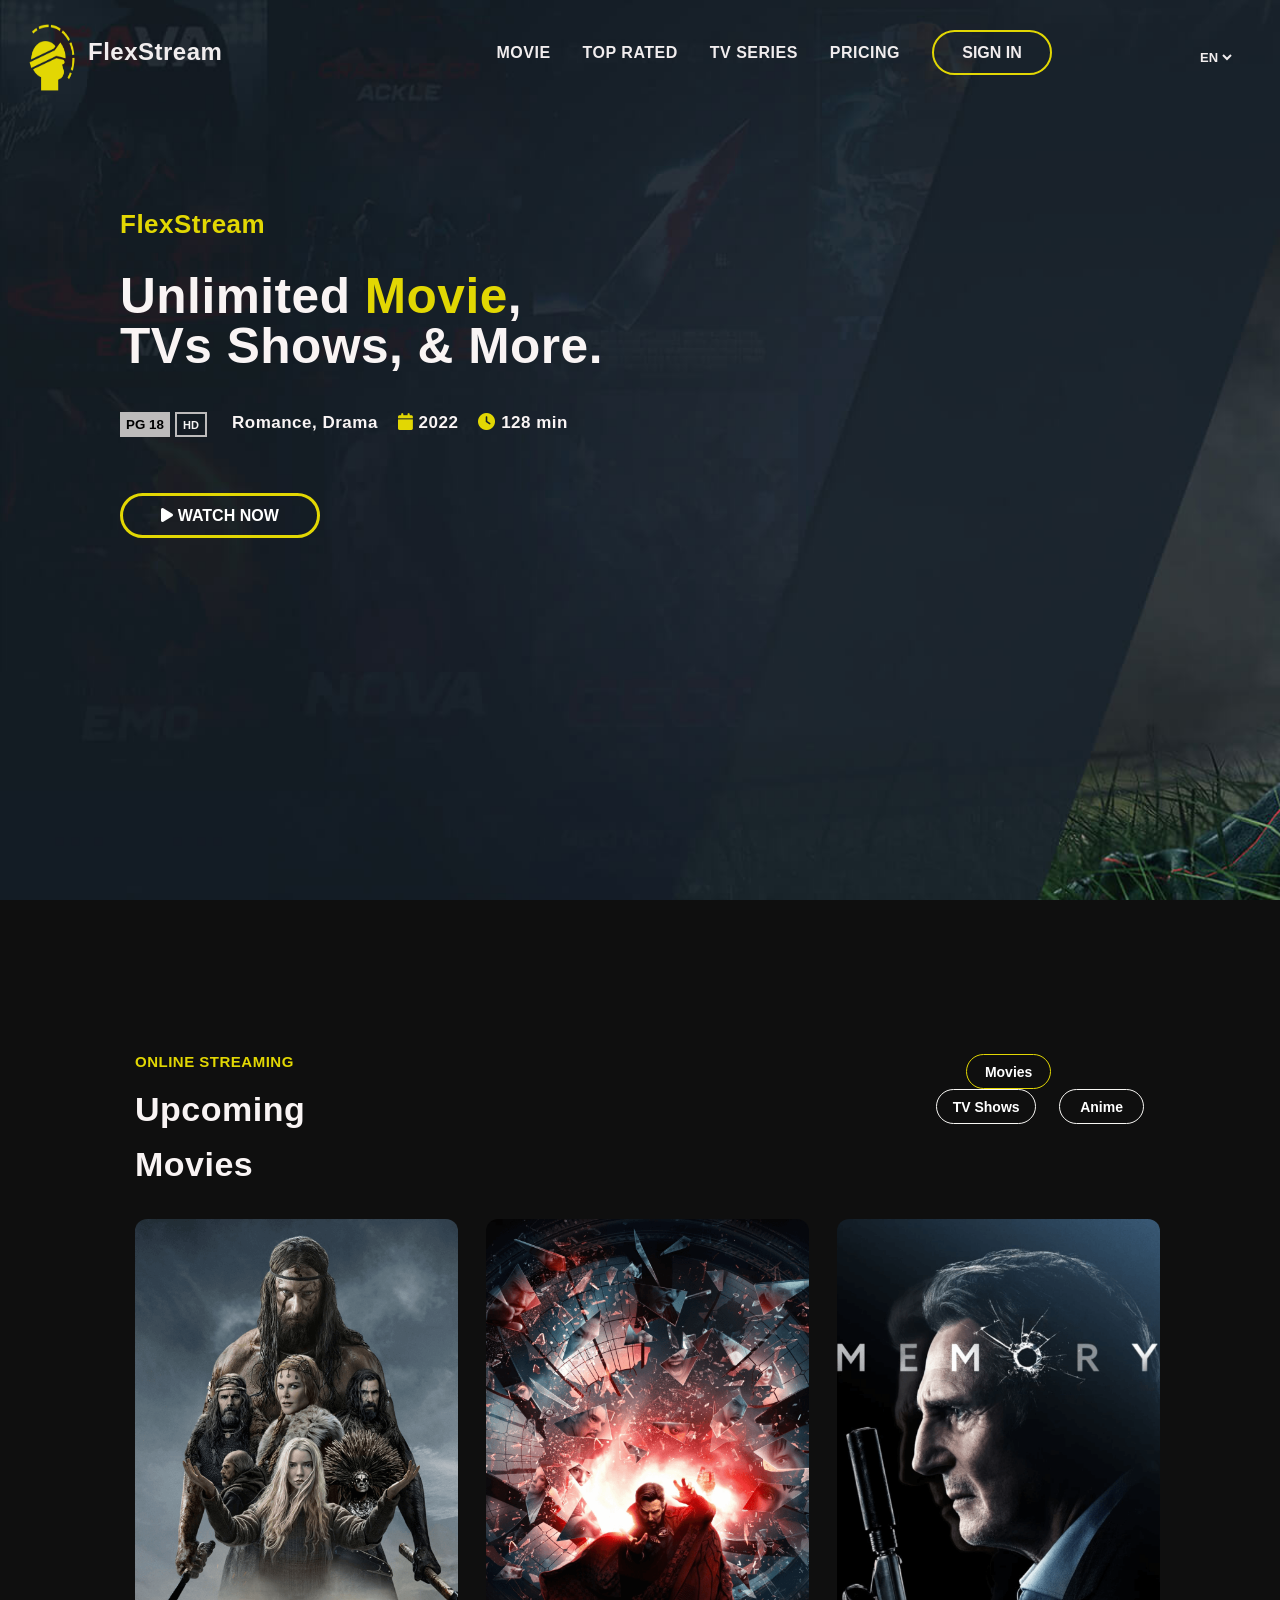
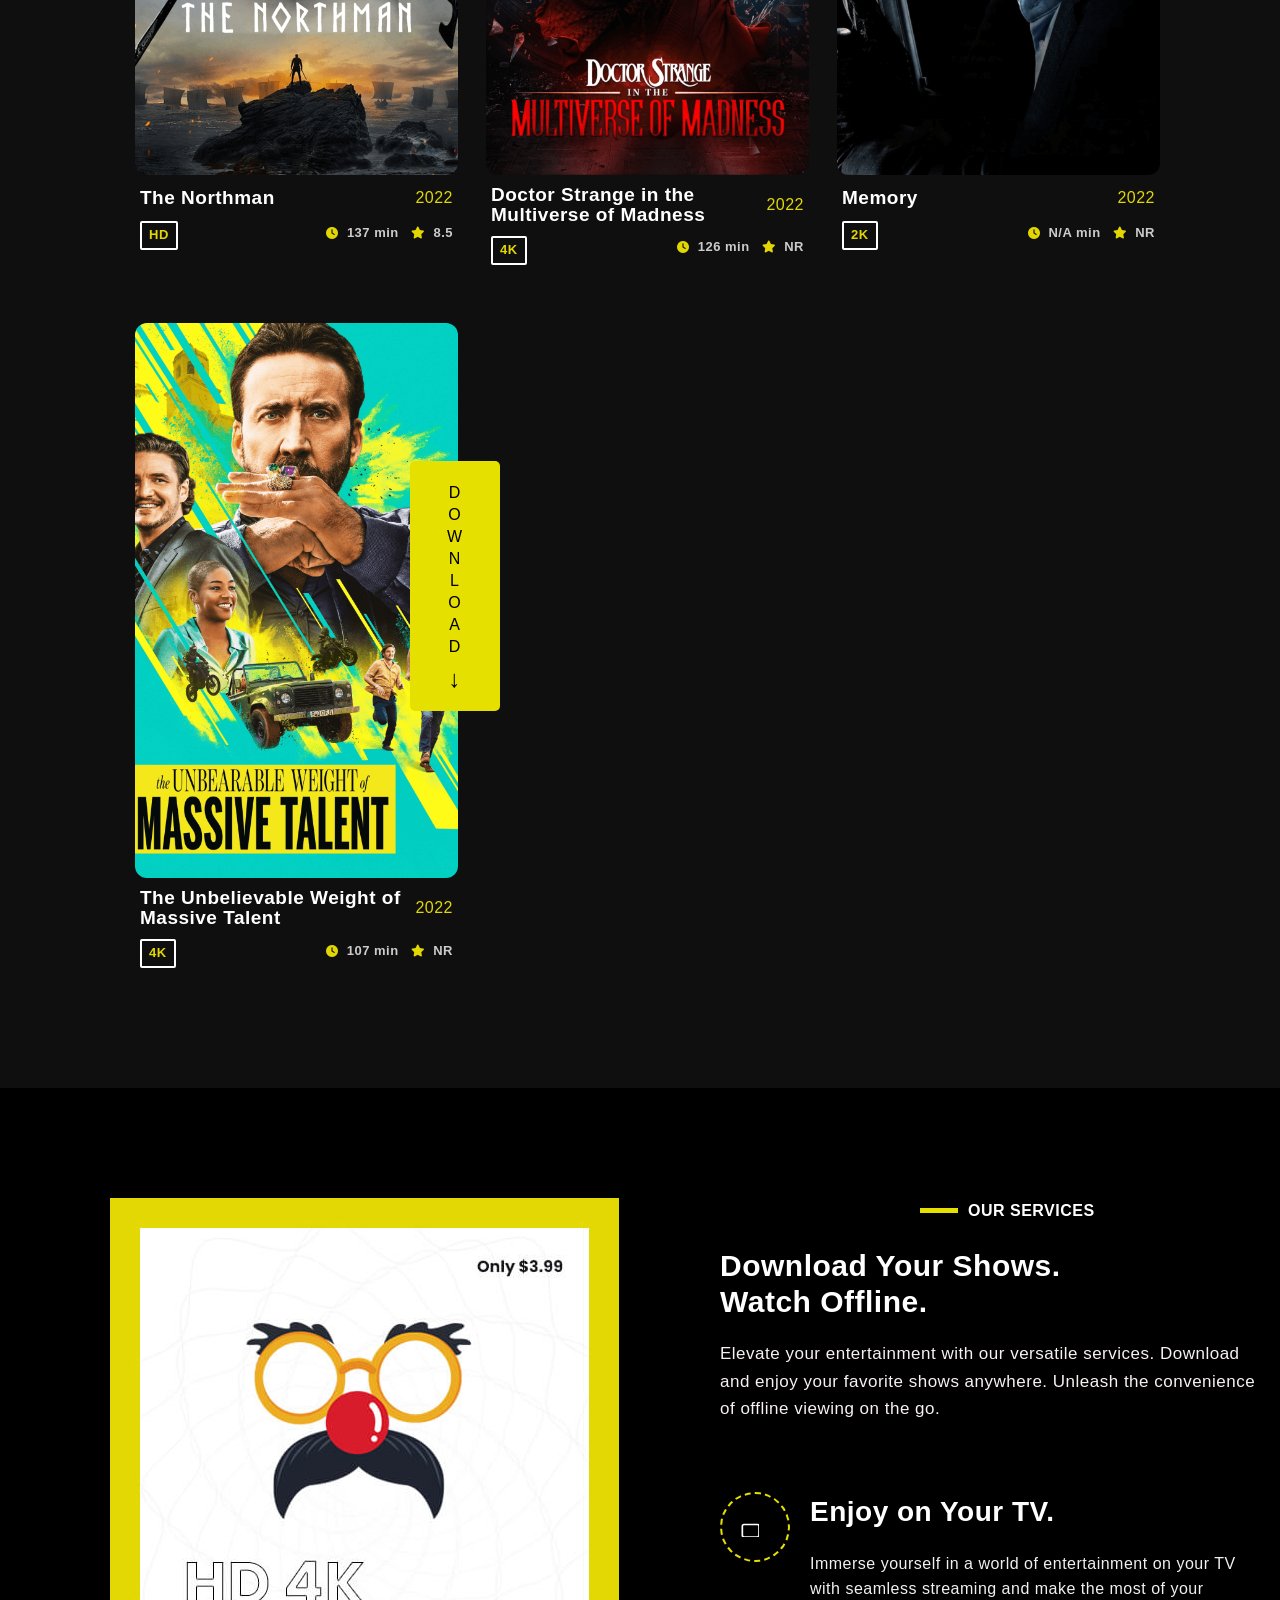
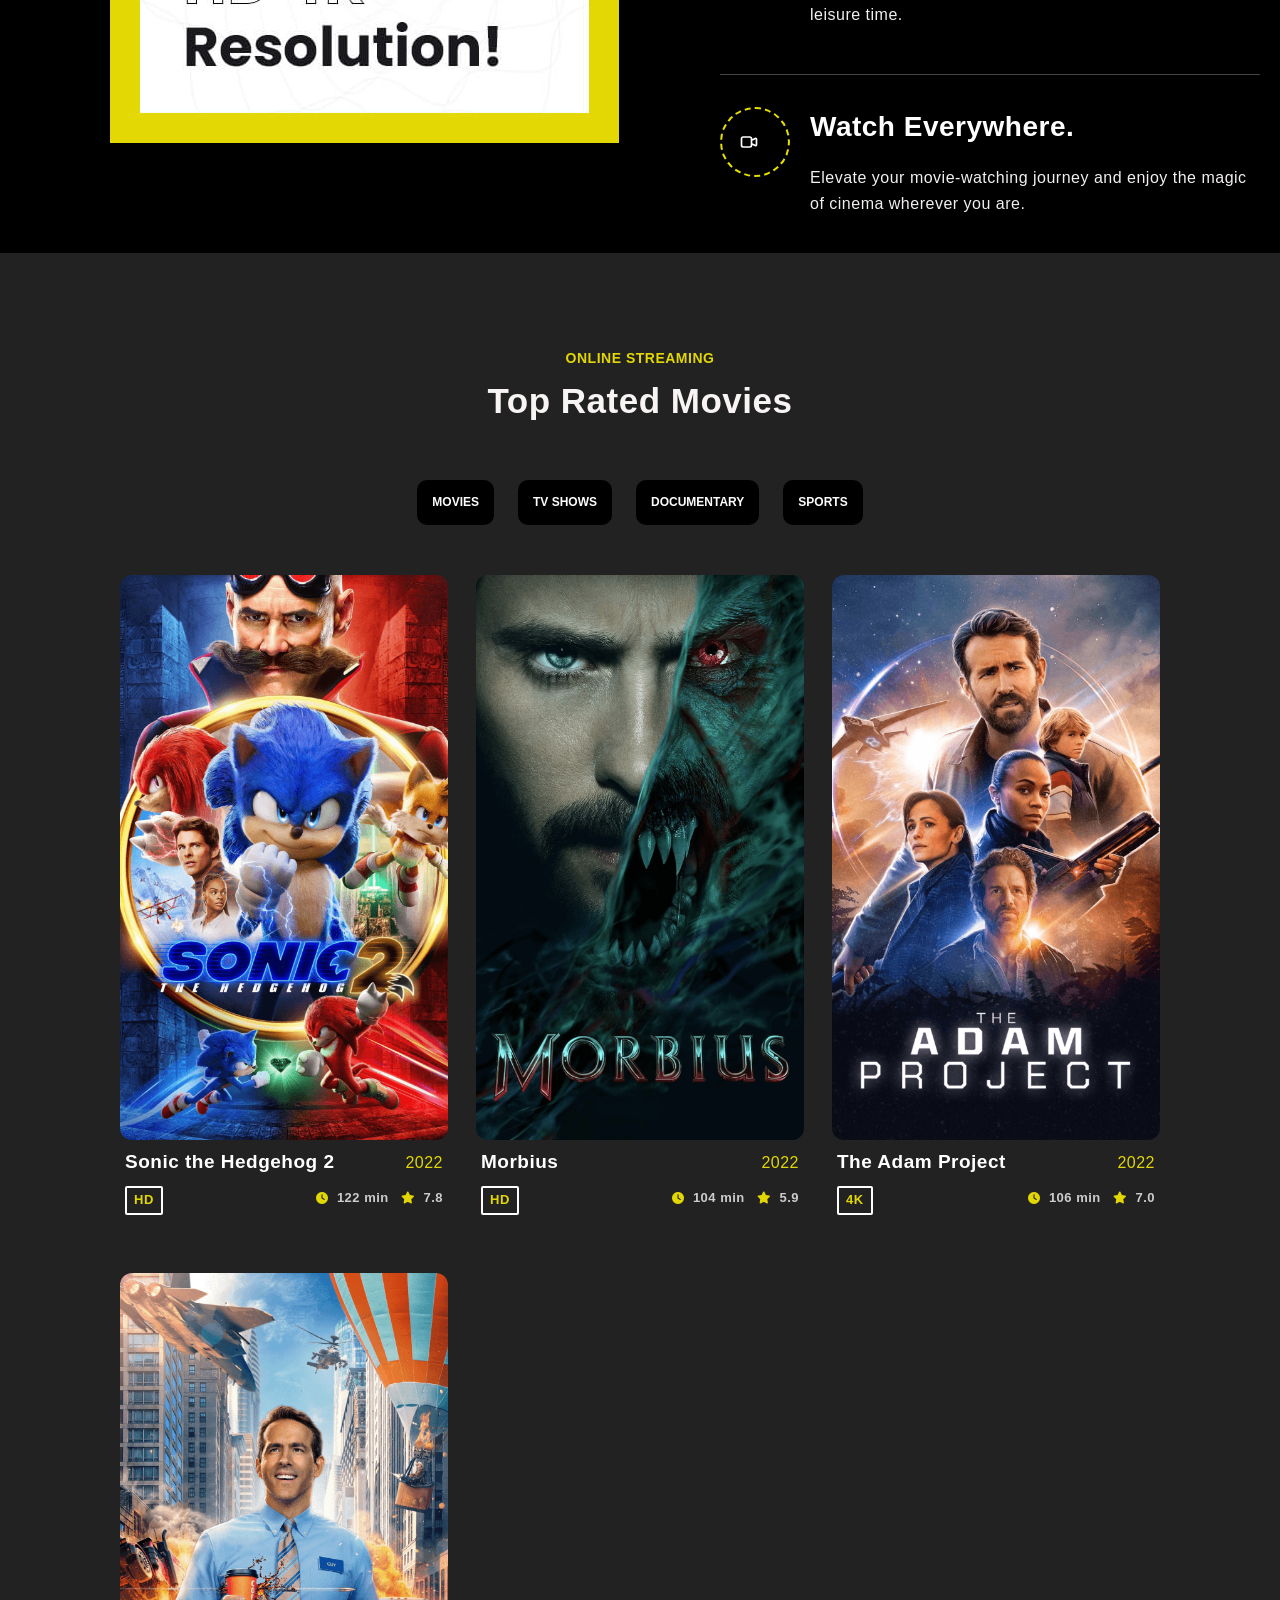
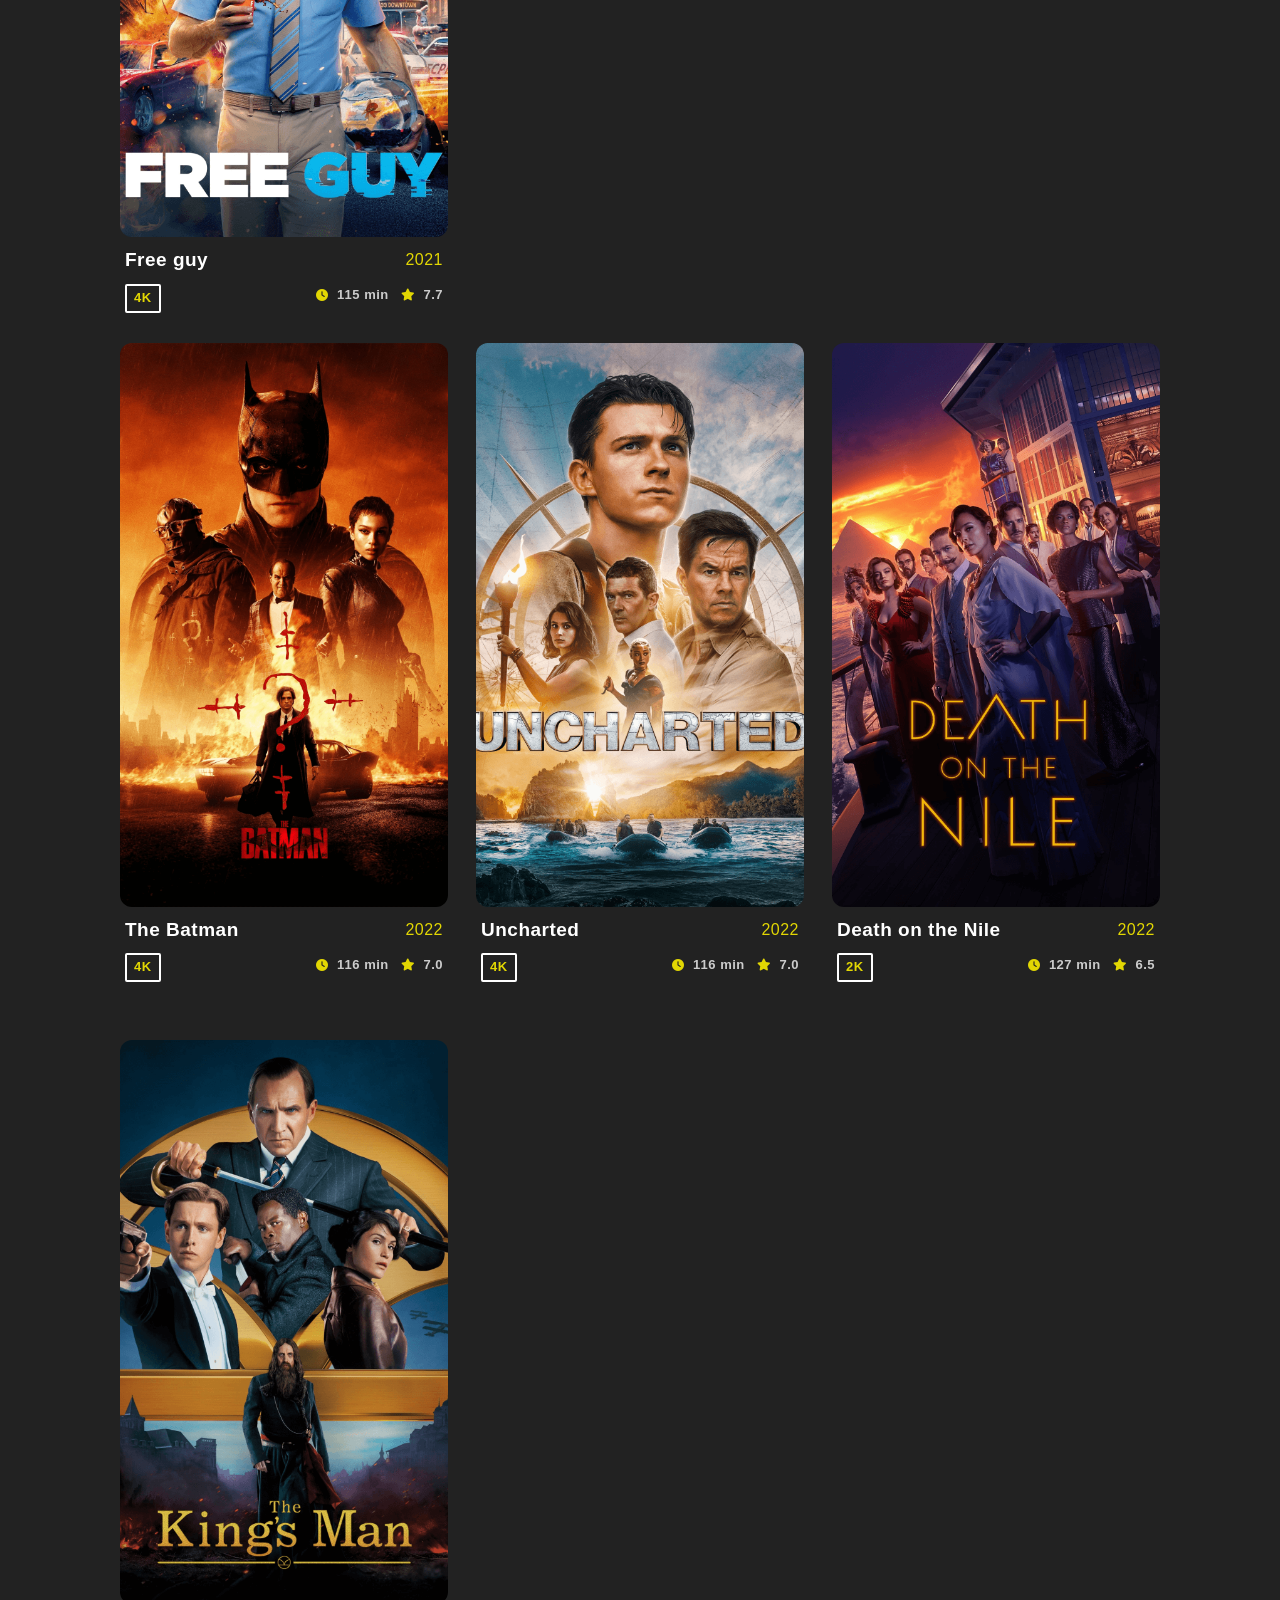
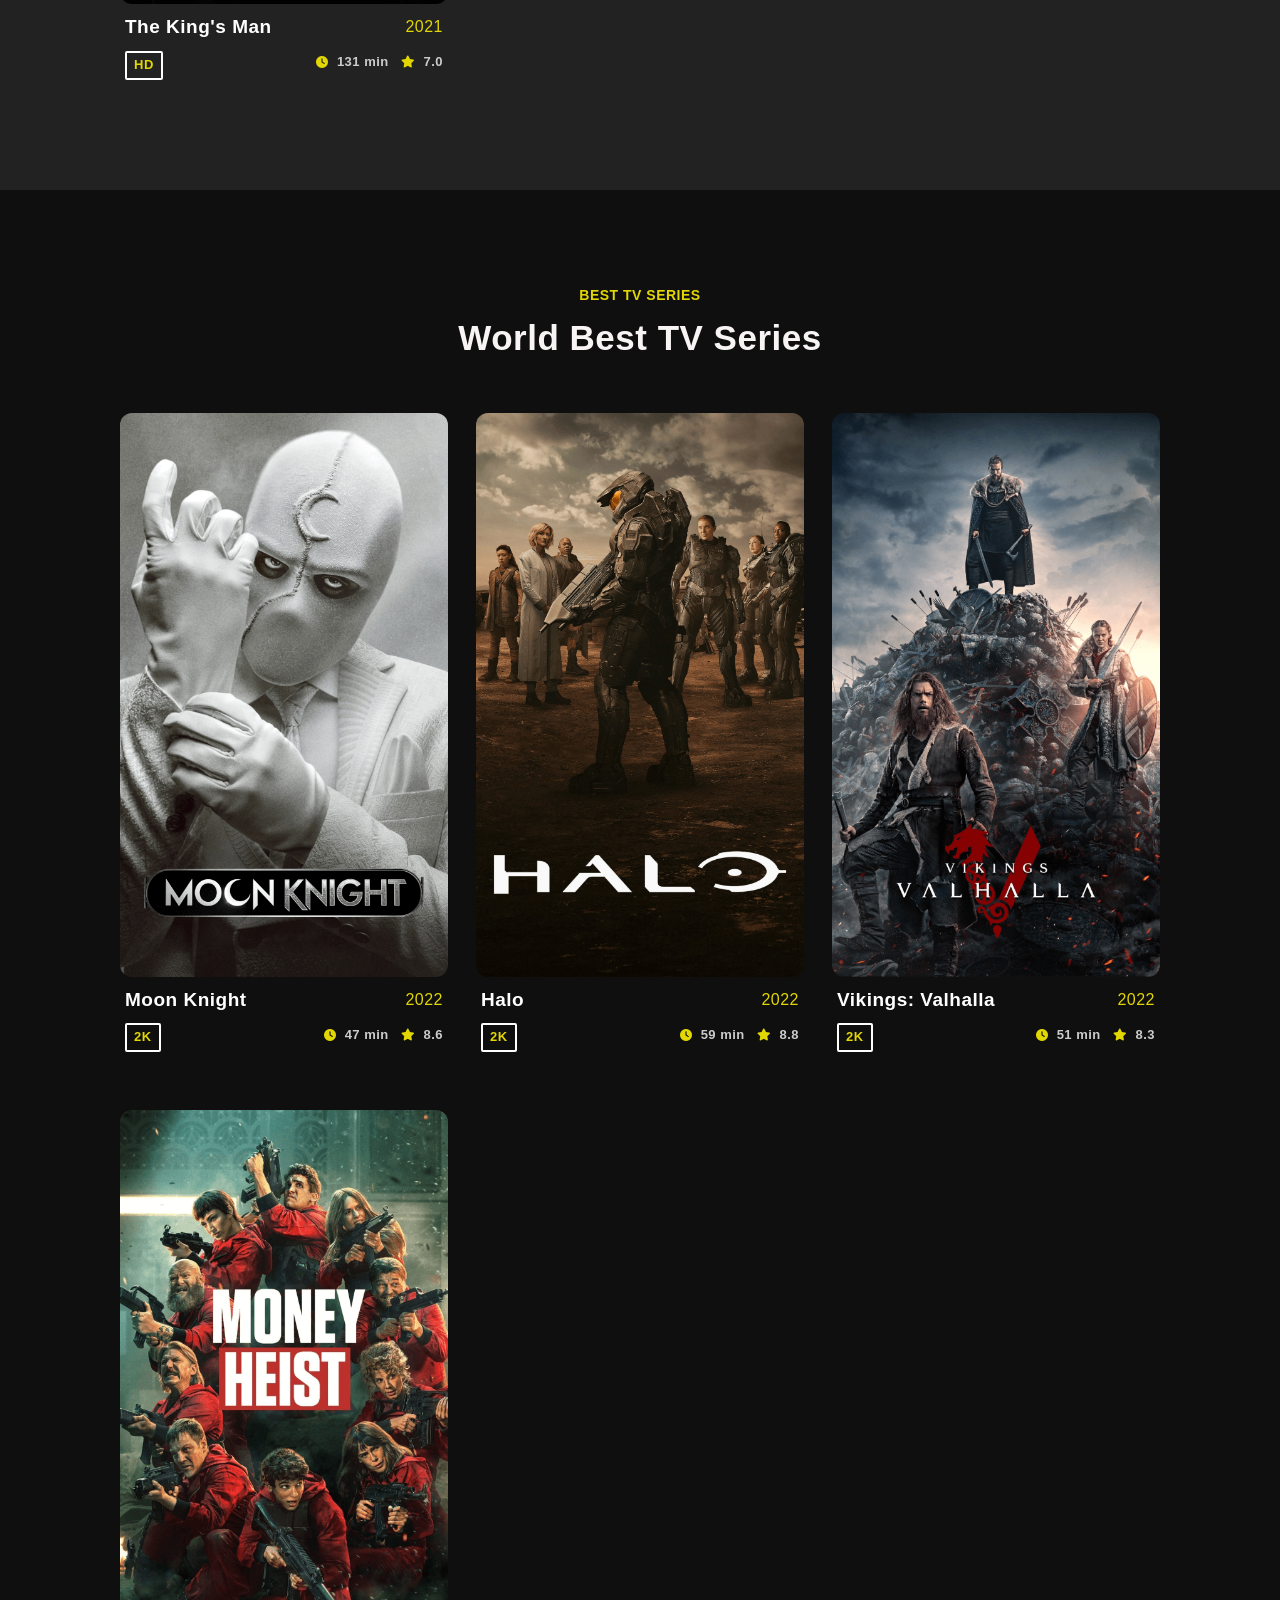
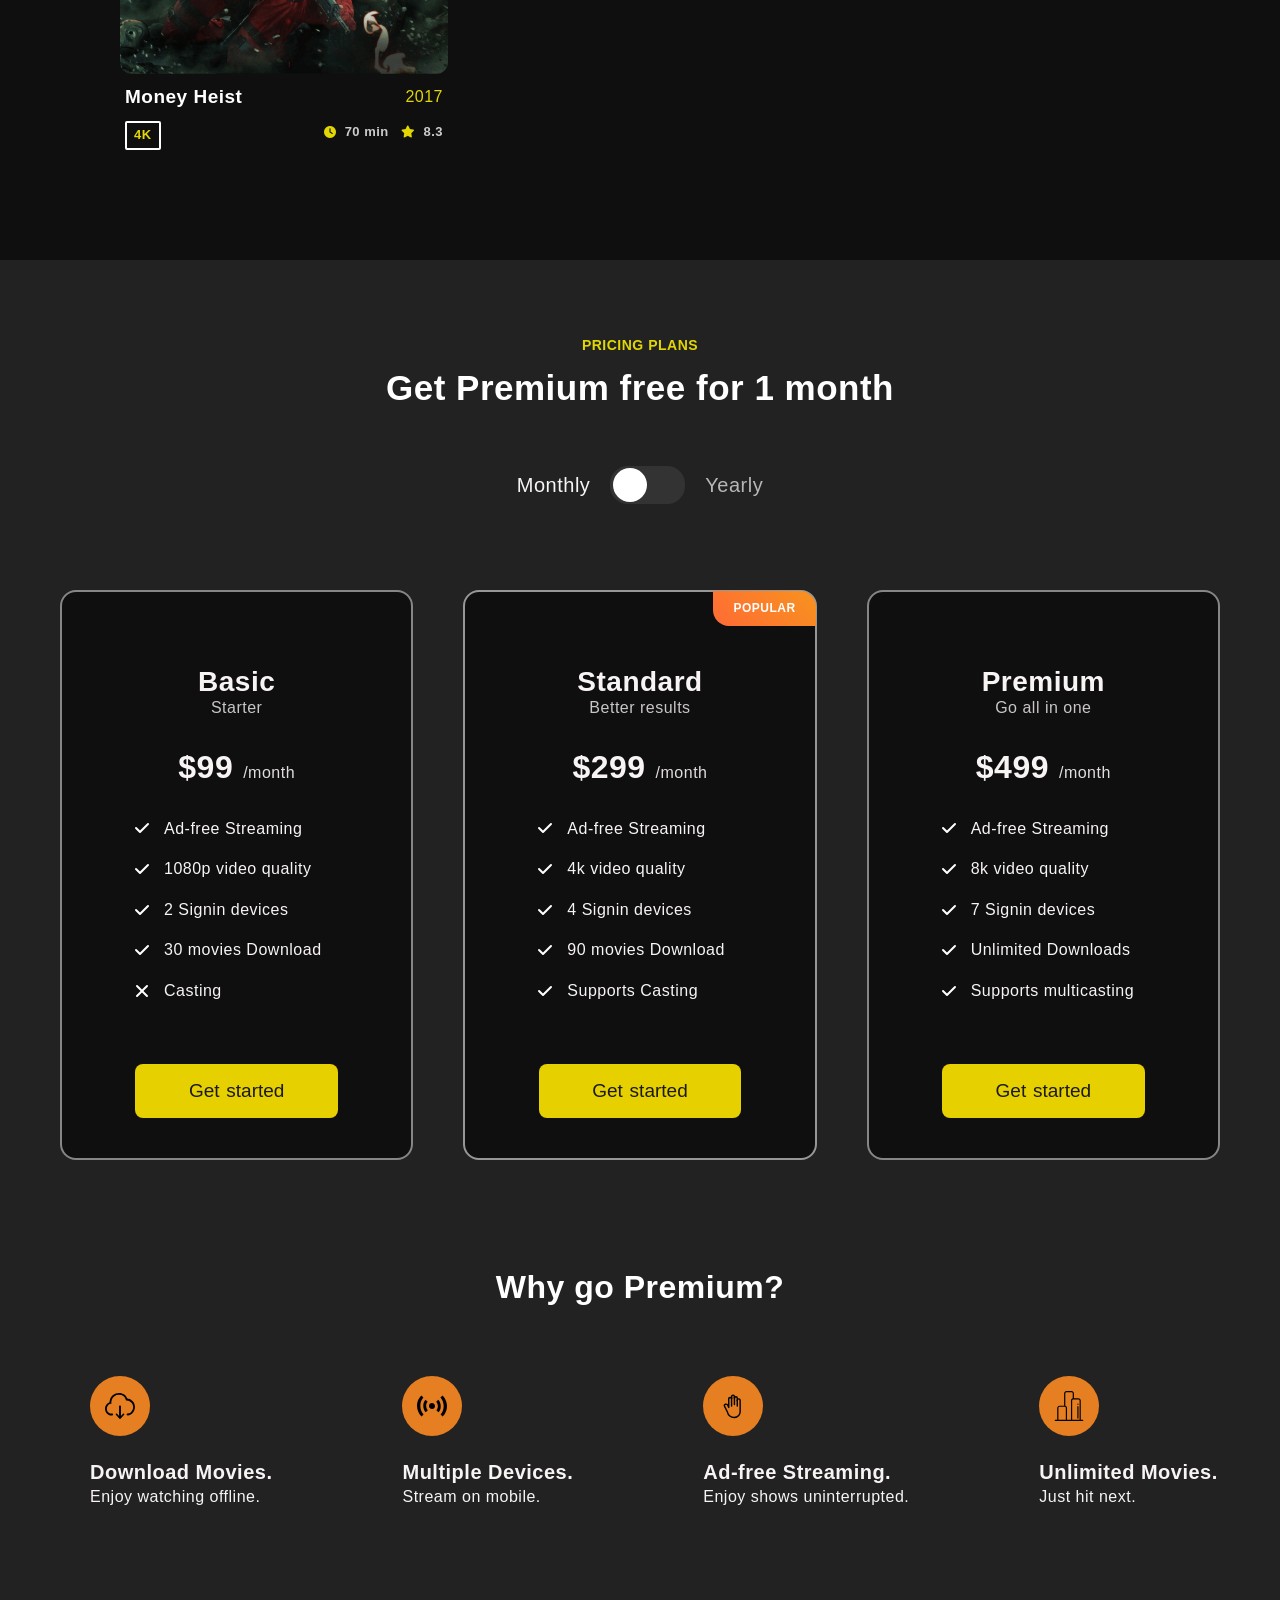
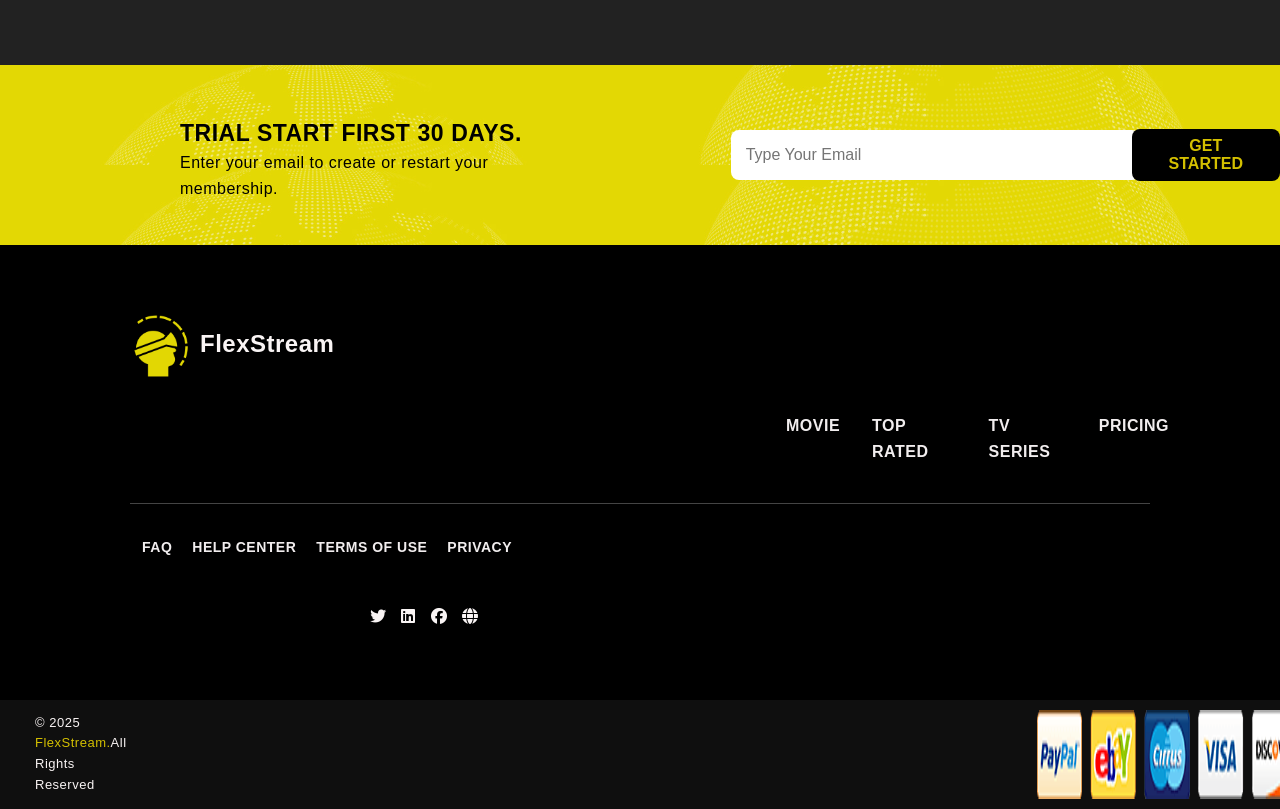
<file: index.html>
<!DOCTYPE html>
<html lang="en">
<head>
  <meta charset="UTF-8">
  <meta name="viewport" content="width=device-width, initial-scale=1.0">
  <meta name="description" content="This is a movie-streaming webpage">
  <meta name="author" content="Ayomide">
  <link rel="shortcut icon" href="imgs/favicons/apple-touch-icon.png">
  <link rel="stylesheet" href="https://cdnjs.cloudflare.com/ajax/libs/font-awesome/6.5.0/css/all.min.css">
  <link rel="stylesheet" href="/flexmovys/Styles.css">
  <link rel="stylesheet" href="/flexmovys/responsive.css">


  <title>Flexmovys</title>
</head>
<body>
  <div id="hero-bg">
  <header>
    <!------NAVBAR----->
    <div class="logo">
      <img src="/flexmovys/imgs/favicons/apple-touch-icon.png" alt="icon" width="52px" height="52px" loading="lazy">
      <h2>FlexStream</h2>
    </div>

    <button class="menu-icon" id="menu-icon" aria-label="Toggle menu" aria-expanded="false">&#9776;</button>
      <nav class="nav-links" id="nav-links">
          <ul>
              <li><a href="index.html">MOVIE</a></li>
              <li><a href="#top-rated">TOP RATED</a></li>
              <li><a href="#tv-series">TV SERIES</a></li>
              <li><a href="#pricing">PRICING</a></li>
              <li><a href="/flexmovys/login_page/login.html"><button id="SignIn-btn">SIGN IN</button></a></li>
              <select>
                <label for="country">EU</label><br>
                <option>EN</option>
                <option>AU</option>
                <option>AR</option>
                <option>TU</option>
              </select>   
          </ul>
      </nav>
  </header>
  <!-----HERO SECTION------>
  <section id="Hero-section">
    <h3>FlexStream</h3>
    <h1>Unlimited <span>Movie</span>, TVs Shows, & More.</h1>
    <div id="about">
      <button class="btn-pg">PG 18</button>
      <button class="btn-hd">HD</button>
      <p>Romance, Drama</p>
      <p><i class="fas fa-calendar"></i> 2022</p>
        <p><i class="fas fa-clock"></i> 128 min</p>
    </div>

    <button class="play"><i class="fas fa-play"></i> WATCH NOW
    </button>
    </section>
  </div>

  <section id="Up-movies">
    <p>ONLINE STREAMING</p>
    <div class="title">
      <h2>Upcoming Movies</h2>
      <div class="but">
          <button id="movies">Movies</button>
          <button id="tv">TV Shows</button>
          <button id="anime">Anime</button>
      </div>
    </div>
    
    <div class="movies">

      <div class="movie-card">
        <img src="/flexmovys/imgs/banner_png/upcoming-1.png" width="250px" height="430px" alt="The Northman" loading="lazy">    
  
      <div class="movie-details">
        <div class="title-year">
          <h4>The Northman</h4>
          <span class="year">2022</span>
        </div>
      
        <div class="tags">
          <span class="quality">HD</span>
          <span><i class="fas fa-clock"></i> 137 min</span>
          <span><i class="fas fa-star"></i> 8.5</span>
        </div>
      </div>
      </div>
      
      
      <div class="movie-card">
        <img src="/flexmovys/imgs/banner_png/upcoming-2.png" width="250px" height="430px" alt="Doctor Strange in The Multiverse of Madness" loading="lazy">
        <div class="movie-details">
          <div class="title-year">
            <h4>Doctor Strange in the Multiverse of Madness</h4>
            <span class="year">2022</span>
          </div>
        
          <div class="tags">
            <span class="quality">4K</span>
            <span><i class="fas fa-clock"></i> 126 min</span>
            <span><i class="fas fa-star"></i> NR</span>
          </div>
        </div>
        </div>


      <div class="movie-card">
        <img src="/flexmovys/imgs/banner_png/upcoming-3.png" width="250px" height="430px" alt="Memory" loading="lazy">
        <div class="movie-details">
          <div class="title-year">
            <h4>Memory</h4>
            <span class="year">2022</span>
          </div>
        
          <div class="tags">
            <span class="quality">2K</span>
            <span><i class="fas fa-clock"></i> N/A min</span>
            <span><i class="fas fa-star"></i> NR</span>
          </div>
        </div>
        </div>


      <div class="movie-card">
        <img src="/flexmovys/imgs/banner_png/upcoming-4.png" width="250px" height="430px" alt="The Unbelievable Weight of Massive Talent" loading="lazy">
        <div class="movie-details">
          <div class="title-year">
            <h4>The Unbelievable Weight of Massive Talent</h4>
            <span class="year">2022</span>
          </div>
        
          <div class="tags">
            <span class="quality">4K</span>
            <span><i class="fas fa-clock"></i> 107 min</span>
            <span><i class="fas fa-star"></i> NR</span>
          </div>
        </div>
        </div>
    </div>
  </section>

    <!-- Download Section -->
<section class="download-section">
  <div class="container">
    <!-- Left Column - Promo Card -->
    <div class="promo-card-wrapper">
      <img src="/flexmovys/imgs/others/service-banner.jpg" alt="promo-image" loading="lazy">
    <!-- Download Button -->
    <div class="download-button">
      <span>D</span>
      <span>O</span>
      <span>W</span>
      <span>N</span>
      <span>L</span>
      <span>O</span>
      <span>A</span>
      <span>D</span>
      <span class="download-icon">↓</span>
    </div>
  </div>
    <!-- Right Column - Features -->
    <div class="features-column">
      
      <div class="service-heading">
        <div class="yellow-line"></div>
        <span>OUR SERVICES</span>
      </div>
      
      <h1 class="main-heading">Download Your Shows.<br>Watch Offline.</h1>
      
      <p class="description">
        Elevate your entertainment with our versatile services. Download and enjoy
        your favorite shows anywhere. Unleash the convenience of offline viewing
        on the go.
      </p>
      
      <!-- TV Feature -->
      <div class="feature">
        <div class="feature-icon-container">
          <svg class="feature-icon" viewBox="0 0 24 24" fill="none">
            <rect x="4" y="9" width="20" height="15" rx="2" stroke="white" stroke-width="2"/>
          </svg>
        </div>
        <div class="feature-content">
          <h3 class="feature-title">Enjoy on Your TV.</h3>
          <p class="feature-description">
            Immerse yourself in a world of entertainment on your TV with
            seamless streaming and make the most of your leisure time.
          </p>
        </div>
      </div>
      <div class="horizontal-line"></div>
      
      <!-- Watch Everywhere Feature -->
      <div class="feature">
        <div class="feature-icon-container">
          <svg class="feature-icon" viewBox="0 0 24 24" fill="none">
            <path d="M15 10L19.5 7.7C20.2 7.4 21 7.9 21 8.6V15.4C21 16.1 20.2 16.6 19.5 16.3L15 14M5 18H13C14.1 18 15 17.1 15 16V8C15 6.9 14.1 6 13 6H5C3.9 6 3 6.9 3 8V16C3 17.1 3.9 18 5 18Z" stroke="white" stroke-width="2"/>
          </svg>
        </div>
        <div class="feature-content">
          <h3 class="feature-title">Watch Everywhere.</h3>
          <p class="feature-description">
            Elevate your movie-watching journey and enjoy the magic of
            cinema wherever you are.
          </p>
        </div>
      </div>
    </div>
  </div>
</section>

  <section class="top-rated" id="top-rated">
    <div id="top-rated-title">
      <p>ONLINE STREAMING</p>
      <h4>Top Rated Movies</h4>
      <div id="top-rated-btn">
        <button>MOVIES</button>
        <button>TV SHOWS</button>
        <button>DOCUMENTARY</button>
        <button>SPORTS</button>
      </div>
  </div>

  <div class="movies">

    <div class="movie-card">
      <img src="/flexmovys/imgs/banner_png/movie-1.png" width="250px" height="430px" alt="The Northman" loading="lazy">    

    <div class="movie-details">
      <div class="title-year">
        <h4>Sonic the Hedgehog 2</h4>
        <span class="year">2022</span>
      </div>
    
      <div class="tags">
        <span class="quality">HD</span>
        <span><i class="fas fa-clock"></i> 122 min</span>
        <span><i class="fas fa-star"></i> 7.8</span>
      </div>
    </div>
    </div>
    
    
    <div class="movie-card">
      <img src="/flexmovys/imgs/banner_png/movie-2.png" width="250px" height="430px" alt="Doctor Strange in The Multiverse of Madness" loading="lazy">
      <div class="movie-details">
        <div class="title-year">
          <h4>Morbius</h4>
          <span class="year">2022</span>
        </div>
      
        <div class="tags">
          <span class="quality">HD</span>
          <span><i class="fas fa-clock"></i> 104 min</span>
          <span><i class="fas fa-star"></i> 5.9</span>
        </div>
      </div>
      </div>


    <div class="movie-card">
      <img src="/flexmovys/imgs/banner_png/movie-3.png" width="250px" height="430px" alt="Memory" loading="lazy">
      <div class="movie-details">
        <div class="title-year">
          <h4>The Adam Project</h4>
          <span class="year">2022</span>
        </div>
      
        <div class="tags">
          <span class="quality">4K</span>
          <span><i class="fas fa-clock"></i> 106 min</span>
          <span><i class="fas fa-star"></i> 7.0</span>
        </div>
      </div>
      </div>

      


    <div class="movie-card">
      <img src="/flexmovys/imgs/banner_png/movie-4.png" width="250px" height="430px" alt="The Unbelievable Weight of Massive Talent" loading="lazy">
      <div class="movie-details">
        <div class="title-year">
          <h4>Free guy</h4>
          <span class="year">2021</span>
        </div>
      
        <div class="tags">
          <span class="quality">4K</span>
          <span><i class="fas fa-clock"></i> 115 min</span>
          <span><i class="fas fa-star"></i> 7.7</span>
        </div>
      </div>
      </div>
  </div>


  <div class="movies">

    <div class="movie-card">
      <img src="/flexmovys/imgs/banner_png/movie-5.png" width="250px" height="430px" alt="The Batman" loading="lazy">    

    <div class="movie-details">
      <div class="title-year">
        <h4>The Batman</h4>
        <span class="year">2022</span>
      </div>
    
      <div class="tags">
        <span class="quality">4K</span>
        <span><i class="fas fa-clock"></i> 116 min</span>
        <span><i class="fas fa-star"></i> 7.0</span>
      </div>
    </div>
    </div>
    
    
    <div class="movie-card">
      <img src="/flexmovys/imgs/banner_png/movie-6.png" width="250px" height="430px" alt="Uncharted">
      <div class="movie-details">
        <div class="title-year">
          <h4>Uncharted</h4>
          <span class="year">2022</span>
        </div>
      
        <div class="tags">
          <span class="quality">4K</span>
          <span><i class="fas fa-clock"></i> 116 min</span>
          <span><i class="fas fa-star"></i> 7.0</span>
        </div>
      </div>
      </div>


    <div class="movie-card">
      <img src="/flexmovys/imgs/banner_png/movie-7.png" width="250px" height="430px" alt="Death on the nile" loading="lazy">
      <div class="movie-details">
        <div class="title-year">
          <h4>Death on the Nile</h4>
          <span class="year">2022</span>
        </div>
      
        <div class="tags">
          <span class="quality">2K</span>
          <span><i class="fas fa-clock"></i> 127 min</span>
          <span><i class="fas fa-star"></i> 6.5</span>
        </div>
      </div>
      </div>

      


    <div class="movie-card">
      <img src="/flexmovys/imgs/banner_png/movie-8.png" width="250px" height="430px" alt="The King's Man" loading="lazy">
      <div class="movie-details">
        <div class="title-year">
          <h4>The King's Man</h4>
          <span class="year">2021</span>
        </div>
      
        <div class="tags">
          <span class="quality">HD</span>
          <span><i class="fas fa-clock"></i> 131 min</span>
          <span><i class="fas fa-star"></i> 7.0</span>
        </div>
      </div>
      </div>
  </div>
  </section>

  <section class="best-tv-series" id="tv-series">
    <div id="best-tv-series">
      <p>BEST TV SERIES</p>
      <h4>World Best TV Series</h4>
  </div>

  <div class="movies">

    <div class="movie-card">
      <img src="/flexmovys/imgs/banner_png/series-1.png" width="250px" height="430px" alt="Moon Knight" loading="lazy">    

    <div class="movie-details">
      <div class="title-year">
        <h4>Moon Knight</h4>
        <span class="year">2022</span>
      </div>
    
      <div class="tags">
        <span class="quality">2K</span>
        <span><i class="fas fa-clock"></i> 47 min</span>
        <span><i class="fas fa-star"></i> 8.6</span>
      </div>
    </div>
    </div>
    
    
    <div class="movie-card">
      <img src="/flexmovys/imgs/banner_png/series-2.png" width="250px" height="430px" alt="Halo" loading="lazy">
      <div class="movie-details">
        <div class="title-year">
          <h4>Halo</h4>
          <span class="year">2022</span>
        </div>
      
        <div class="tags">
          <span class="quality">2K</span>
          <span><i class="fas fa-clock"></i> 59 min</span>
          <span><i class="fas fa-star"></i> 8.8</span>
        </div>
      </div>
      </div>


    <div class="movie-card">
      <img src="/flexmovys/imgs/banner_png/series-3.png" width="250px" height="430px" alt="Vikings: Valhalla" loading="lazy">
      <div class="movie-details">
        <div class="title-year">
          <h4>Vikings: Valhalla</h4>
          <span class="year">2022</span>
        </div>
      
        <div class="tags">
          <span class="quality">2K</span>
          <span><i class="fas fa-clock"></i> 51 min</span>
          <span><i class="fas fa-star"></i> 8.3</span>
        </div>
      </div>
      </div>

      


    <div class="movie-card">
      <img src="/flexmovys/imgs/banner_png/series-4.png" width="250px" height="430px" alt="Money Heist" loading="lazy">
      <div class="movie-details">
        <div class="title-year">
          <h4>Money Heist</h4>
          <span class="year">2017</span>
        </div>
      
        <div class="tags">
          <span class="quality">4K</span>
          <span><i class="fas fa-clock"></i> 70 min</span>
          <span><i class="fas fa-star"></i> 8.3</span>
        </div>
      </div>
      </div>
  </div>
  </section>

  <section class="pricing" id="pricing">
   <div class="pricing-container">

    <div id="pricing-plan">
      <p>PRICING PLANS</p>
      <h4>Get Premium free for 1 month</h4>
   </div>

<div class="billing-toggle">
    <span class="billing-label active" id="monthlyLabel">Monthly</span>
    <div class="toggle-switch" id="toggleSwitch">
        <div class="toggle-slider"></div>
    </div>
    <span class="billing-label" id="yearlyLabel">Yearly</span>
</div>

<div class="discount-banner" id="discountBanner">
    <p>Upto 40% off on yearly subscription</p>
</div>

<div class="plans-grid">
<!-- Basic Plan -->
<div class="plan-card">
    <div class="plan-header">
        <h3 class="plan-name">Basic</h3>
        <p class="plan-subtitle">Starter</p>
    </div>
    <div class="plan-price">
        <span class="price-amount price-transition" data-monthly="99" data-yearly="999">$99</span>
        <span class="price-period">/month</span>
    </div>
    <ul class="plan-features">
        <li>
            <svg class="feature-icon check" fill="currentColor" viewBox="0 0 20 20">
                <path fill-rule="evenodd" d="M16.707 5.293a1 1 0 010 1.414l-8 8a1 1 0 01-1.414 0l-4-4a1 1 0 011.414-1.414L8 12.586l7.293-7.293a1 1 0 011.414 0z" clip-rule="evenodd"></path>
            </svg>
            Ad-free Streaming
        </li>
        <li>
            <svg class="feature-icon check" fill="currentColor" viewBox="0 0 20 20">
                <path fill-rule="evenodd" d="M16.707 5.293a1 1 0 010 1.414l-8 8a1 1 0 01-1.414 0l-4-4a1 1 0 011.414-1.414L8 12.586l7.293-7.293a1 1 0 011.414 0z" clip-rule="evenodd"></path>
            </svg>
            1080p video quality
        </li>
        <li>
            <svg class="feature-icon check" fill="currentColor" viewBox="0 0 20 20">
                <path fill-rule="evenodd" d="M16.707 5.293a1 1 0 010 1.414l-8 8a1 1 0 01-1.414 0l-4-4a1 1 0 011.414-1.414L8 12.586l7.293-7.293a1 1 0 011.414 0z" clip-rule="evenodd"></path>
            </svg>
            2 Signin devices
        </li>
        <li>
            <svg class="feature-icon check" fill="currentColor" viewBox="0 0 20 20">
                <path fill-rule="evenodd" d="M16.707 5.293a1 1 0 010 1.414l-8 8a1 1 0 01-1.414 0l-4-4a1 1 0 011.414-1.414L8 12.586l7.293-7.293a1 1 0 011.414 0z" clip-rule="evenodd"></path>
            </svg>
            30 movies Download
        </li>
        <li>
            <svg class="feature-icon cross" fill="currentColor" viewBox="0 0 20 20">
                <path fill-rule="evenodd" d="M4.293 4.293a1 1 0 011.414 0L10 8.586l4.293-4.293a1 1 0 111.414 1.414L11.414 10l4.293 4.293a1 1 0 01-1.414 1.414L10 11.414l-4.293 4.293a1 1 0 01-1.414-1.414L8.586 10 4.293 5.707a1 1 0 010-1.414z" clip-rule="evenodd"></path>
            </svg>
            Casting
        </li>
    </ul>
    <button class="plan-button">Get started</button>
</div>

<!-- Standard Plan -->
<div class="plan-card popular">
    <div class="popular-badge">Popular</div>
    <div class="plan-header">
        <h3 class="plan-name">Standard</h3>
        <p class="plan-subtitle">Better results</p>
    </div>
    <div class="plan-price">
        <span class="price-amount price-transition" data-monthly="299" data-yearly="2999">$299</span>
        <span class="price-period">/month</span>
    </div>
    <ul class="plan-features">
        <li>
            <svg class="feature-icon check" fill="currentColor" viewBox="0 0 20 20">
                <path fill-rule="evenodd" d="M16.707 5.293a1 1 0 010 1.414l-8 8a1 1 0 01-1.414 0l-4-4a1 1 0 011.414-1.414L8 12.586l7.293-7.293a1 1 0 011.414 0z" clip-rule="evenodd"></path>
            </svg>
            Ad-free Streaming
        </li>
        <li>
            <svg class="feature-icon check" fill="currentColor" viewBox="0 0 20 20">
                <path fill-rule="evenodd" d="M16.707 5.293a1 1 0 010 1.414l-8 8a1 1 0 01-1.414 0l-4-4a1 1 0 011.414-1.414L8 12.586l7.293-7.293a1 1 0 011.414 0z" clip-rule="evenodd"></path>
            </svg>
            4k video quality
        </li>
        <li>
            <svg class="feature-icon check" fill="currentColor" viewBox="0 0 20 20">
                <path fill-rule="evenodd" d="M16.707 5.293a1 1 0 010 1.414l-8 8a1 1 0 01-1.414 0l-4-4a1 1 0 011.414-1.414L8 12.586l7.293-7.293a1 1 0 011.414 0z" clip-rule="evenodd"></path>
            </svg>
            4 Signin devices
        </li>
        <li>
            <svg class="feature-icon check" fill="currentColor" viewBox="0 0 20 20">
                <path fill-rule="evenodd" d="M16.707 5.293a1 1 0 010 1.414l-8 8a1 1 0 01-1.414 0l-4-4a1 1 0 011.414-1.414L8 12.586l7.293-7.293a1 1 0 011.414 0z" clip-rule="evenodd"></path>
            </svg>
            90 movies Download
        </li>
        <li>
            <svg class="feature-icon check" fill="currentColor" viewBox="0 0 20 20">
                <path fill-rule="evenodd" d="M16.707 5.293a1 1 0 010 1.414l-8 8a1 1 0 01-1.414 0l-4-4a1 1 0 011.414-1.414L8 12.586l7.293-7.293a1 1 0 011.414 0z" clip-rule="evenodd"></path>
            </svg>
            Supports Casting
        </li>
    </ul>
    <button class="plan-button">Get started</button>
</div>

<!-- Premium Plan -->
<div class="plan-card">
    <div class="plan-header">
        <h3 class="plan-name">Premium</h3>
        <p class="plan-subtitle">Go all in one</p>
    </div>
    <div class="plan-price">
        <span class="price-amount price-transition" data-monthly="499" data-yearly="3499">$499</span>
        <span class="price-period">/month</span>
    </div>
    <ul class="plan-features">
        <li>
            <svg class="feature-icon check" fill="currentColor" viewBox="0 0 20 20">
                <path fill-rule="evenodd" d="M16.707 5.293a1 1 0 010 1.414l-8 8a1 1 0 01-1.414 0l-4-4a1 1 0 011.414-1.414L8 12.586l7.293-7.293a1 1 0 011.414 0z" clip-rule="evenodd"></path>
            </svg>
            Ad-free Streaming
        </li>
        <li>
            <svg class="feature-icon check" fill="currentColor" viewBox="0 0 20 20">
                <path fill-rule="evenodd" d="M16.707 5.293a1 1 0 010 1.414l-8 8a1 1 0 01-1.414 0l-4-4a1 1 0 011.414-1.414L8 12.586l7.293-7.293a1 1 0 011.414 0z" clip-rule="evenodd"></path>
            </svg>
            8k video quality
        </li>
        <li>
            <svg class="feature-icon check" fill="currentColor" viewBox="0 0 20 20">
                <path fill-rule="evenodd" d="M16.707 5.293a1 1 0 010 1.414l-8 8a1 1 0 01-1.414 0l-4-4a1 1 0 011.414-1.414L8 12.586l7.293-7.293a1 1 0 011.414 0z" clip-rule="evenodd"></path>
            </svg>
            7 Signin devices
        </li>
        <li>
            <svg class="feature-icon check" fill="currentColor" viewBox="0 0 20 20">
                <path fill-rule="evenodd" d="M16.707 5.293a1 1 0 010 1.414l-8 8a1 1 0 01-1.414 0l-4-4a1 1 0 011.414-1.414L8 12.586l7.293-7.293a1 1 0 011.414 0z" clip-rule="evenodd"></path>
            </svg>
            Unlimited Downloads
        </li>
        <li>
            <svg class="feature-icon check" fill="currentColor" viewBox="0 0 20 20">
                <path fill-rule="evenodd" d="M16.707 5.293a1 1 0 010 1.414l-8 8a1 1 0 01-1.414 0l-4-4a1 1 0 011.414-1.414L8 12.586l7.293-7.293a1 1 0 011.414 0z" clip-rule="evenodd"></path>
            </svg>
            Supports multicasting
        </li>
    </ul>
    <button class="plan-button">Get started</button>
    </div>
  </div>
</div>

<div id="why-premium">
  <div id="why">
      <h4> Why go Premium?</h4>
  </div>
  
  <div class="premium-icon">
    <div id="download">
      <div class="icon-container">
      <img src="/flexmovys/imgs/favicons/download.svg" alt="download-icon" loading="lazy">
      </div>
        <h3>Download Movies.</h3>
        <p>Enjoy watching offline.</p>
    </div>

    <div id="stream">
      <div class="icon-container">
        <img src="/flexmovys/imgs/favicons/connection.svg" alt="wifi-icon" loading="lazy">
      </div>
        <h3>Multiple Devices.</h3>
        <p>Stream on mobile.</p>
    </div>

    <div id="hand">
      <div class="icon-container">
        <img src="/flexmovys/imgs/favicons/hand.svg" alt="hand-icon" loading="lazy">
      </div>
        <h3>Ad-free Streaming.</h3>
        <p>Enjoy shows uninterrupted.</p>
    </div>

    <div id="chart">
      <div class="icon-container">
        <img src="/flexmovys/imgs/favicons/bar-chart.svg" alt="bar-chart-icon" loading="lazy">
      </div>
        <h3>Unlimited Movies.</h3>
        <p>Just hit next.</p>
    </div>
  </div>
  </div>
  
</div>
</div>
</section>


  <footer>
    <section class="newsletter">
      <div id="text">
          <h2>TRIAL START FIRST 30 DAYS.</h2>
          <p>Enter your email to create or restart your membership.</p>
      </div>
      <form>
        <input type="email" placeholder="Type Your Email"><button>Get Started</button><label for="email"></label>
      </form>
    </section>

    <section class="footer-links">
      <img src="/flexmovys/imgs/favicons/apple-touch-icon.png" alt="icon" width="62px" height="52px" loading="lazy">
      <h2>FlexStream</h2>
  
      <nav id="nav-link">
          <ul>
              <li><a href="index.html">MOVIE</a></li>
              <li><a href="#top-rated">TOP RATED</a></li>
              <li><a href="#tv-series">TV SERIES</a></li>
              <li><a href="#pricing">PRICING</a></li>
          </ul>
      </nav>
      <div class="horizontal-line"></div>

      <div class="after-line">
        <ul>
              <li><a href="Index.html">FAQ</a></li>
              <li><a href="Index.html">HELP CENTER</a></li>
              <li><a href="Index.html">TERMS OF USE</a></li>
              <li><a href="Index.html">PRIVACY</a></li>
          </ul>
      </div>

      <div class="social-links">
        <i class="fa-brands fa-twitter"></i>
        <i class="fa-brands fa-linkedin"></i>
        <i class="fa-brands fa-facebook"></i>
        <i class="fa-solid fa-globe"></i>
      </div>

    </section>
  </footer>
  <div class="copyright">
  <p>&copy; 2025 <span>FlexStream.</span>All Rights Reserved</p>
  <img src="/flexmovys/imgs/others/footer-bottom-img.png" height="20px" width="480px" alt="Payment options">
</div>
<script src="/flexmovys/Script.js"></script>
</body>
</html>
</file>
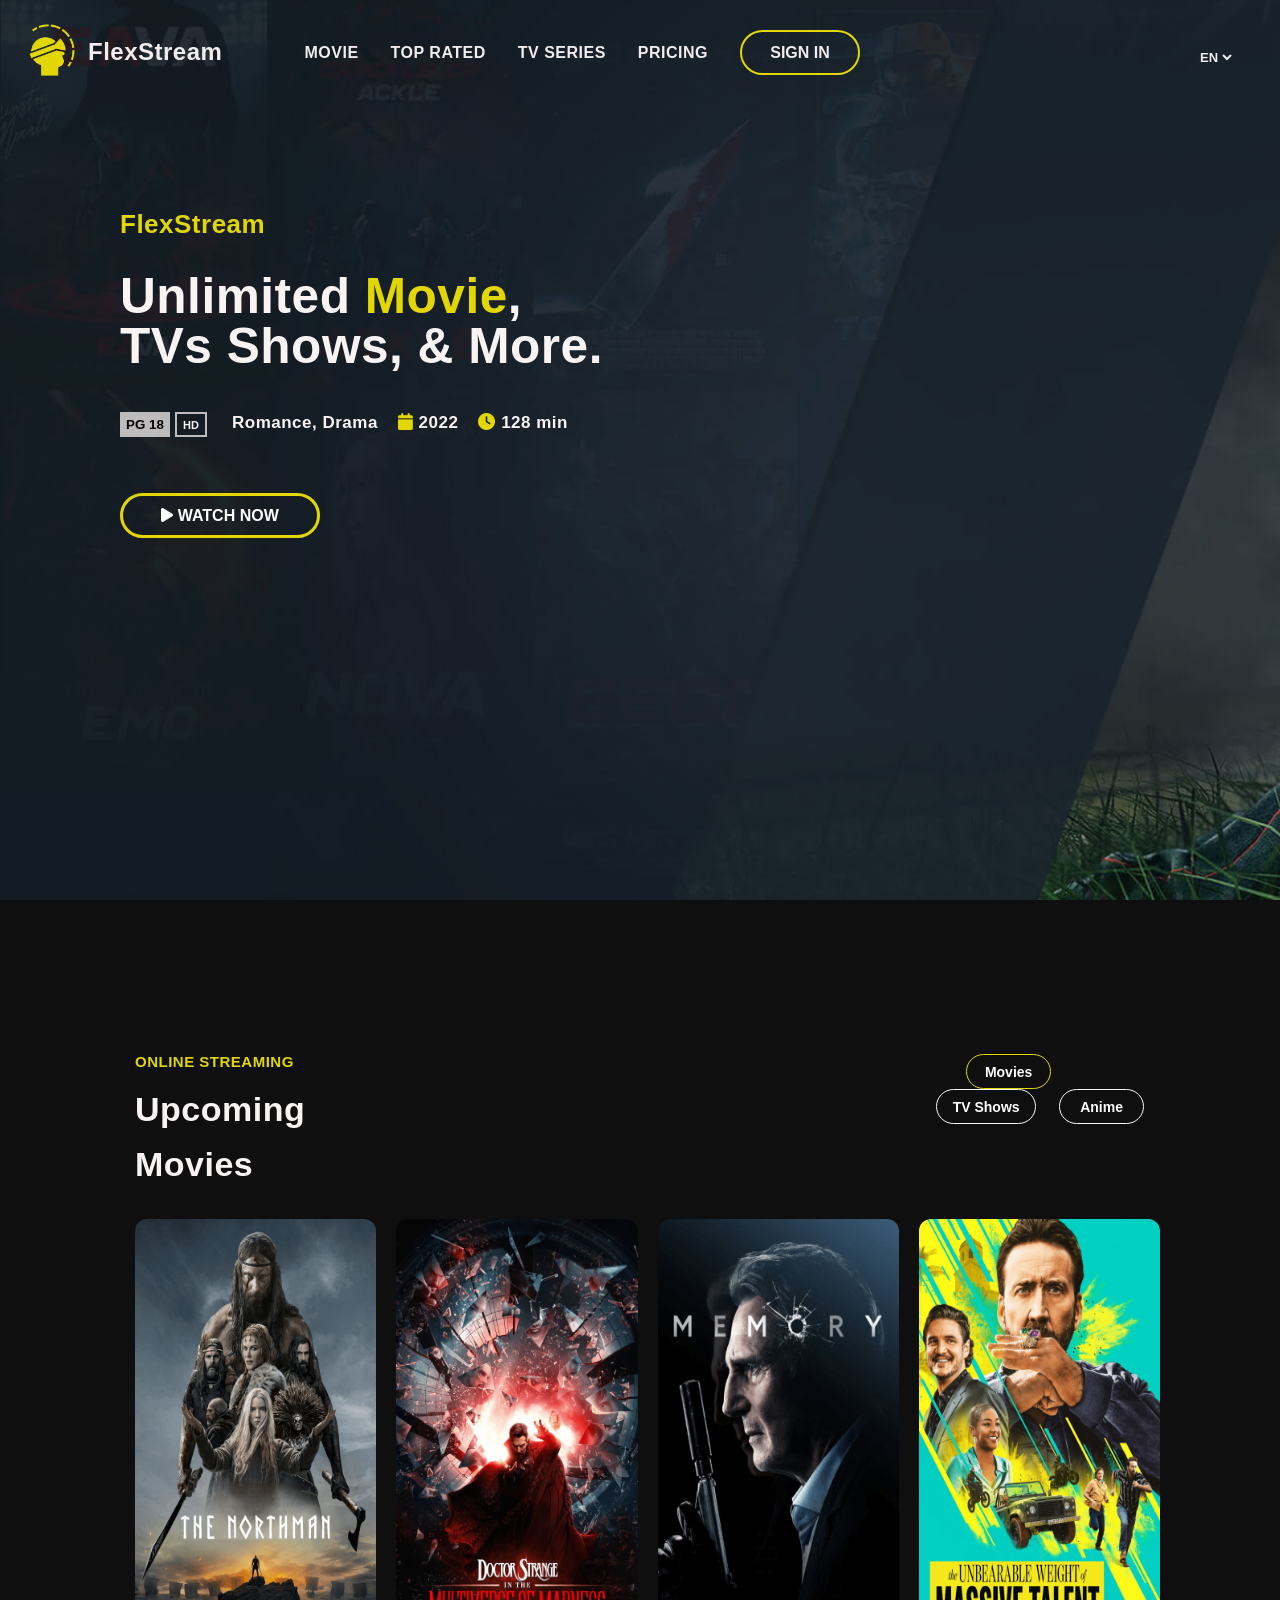
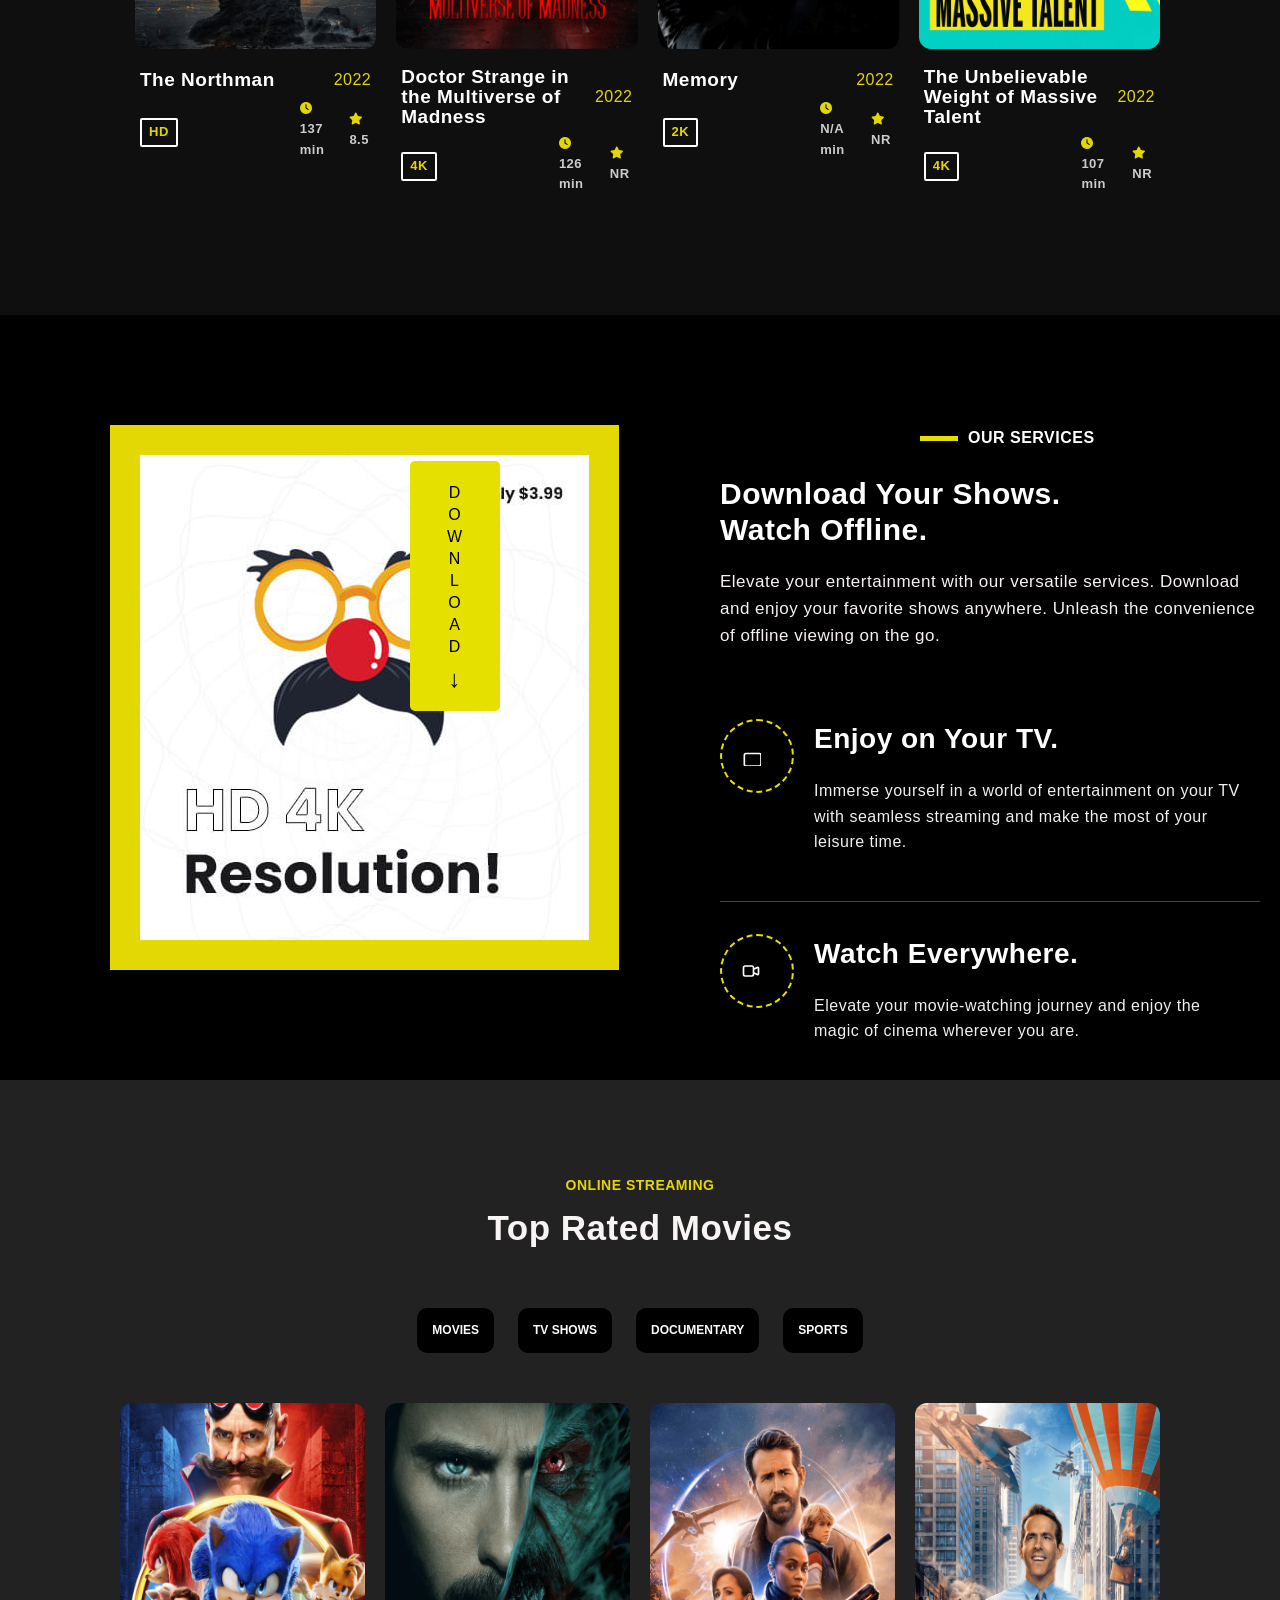
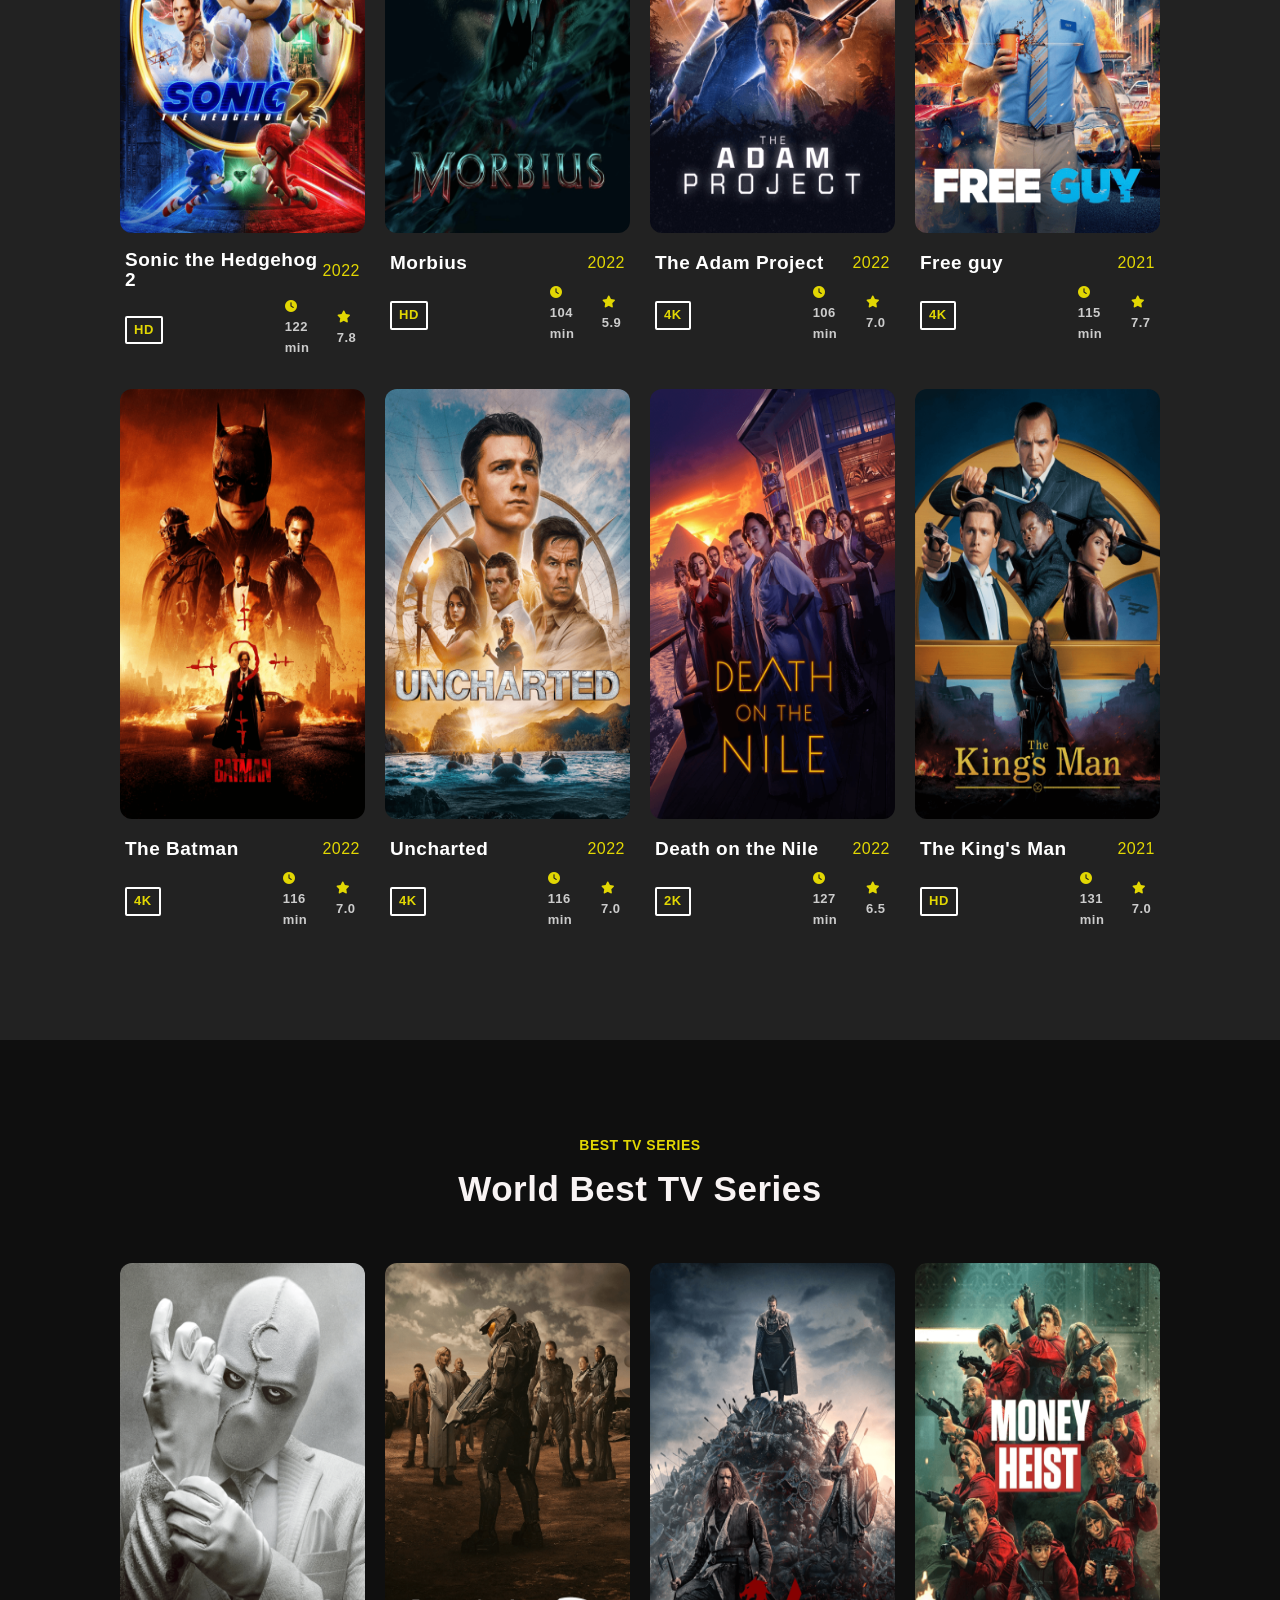
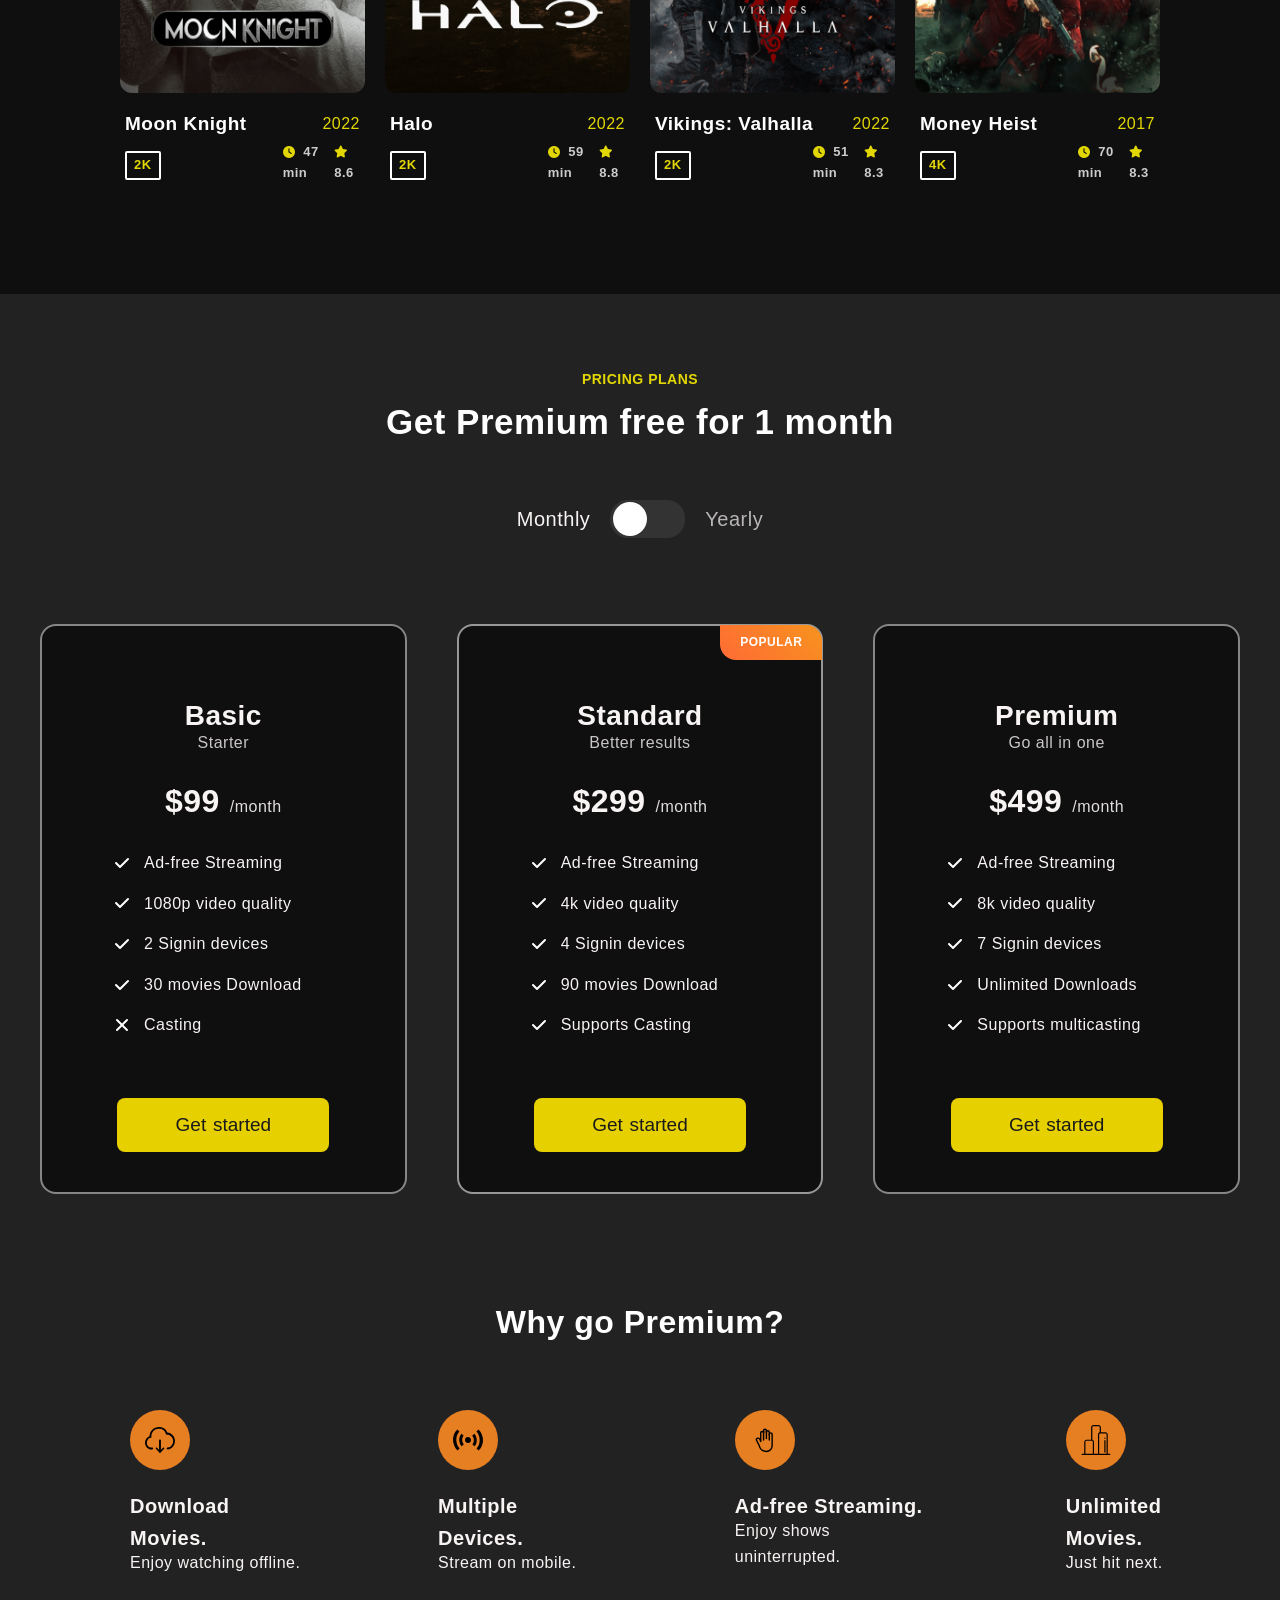
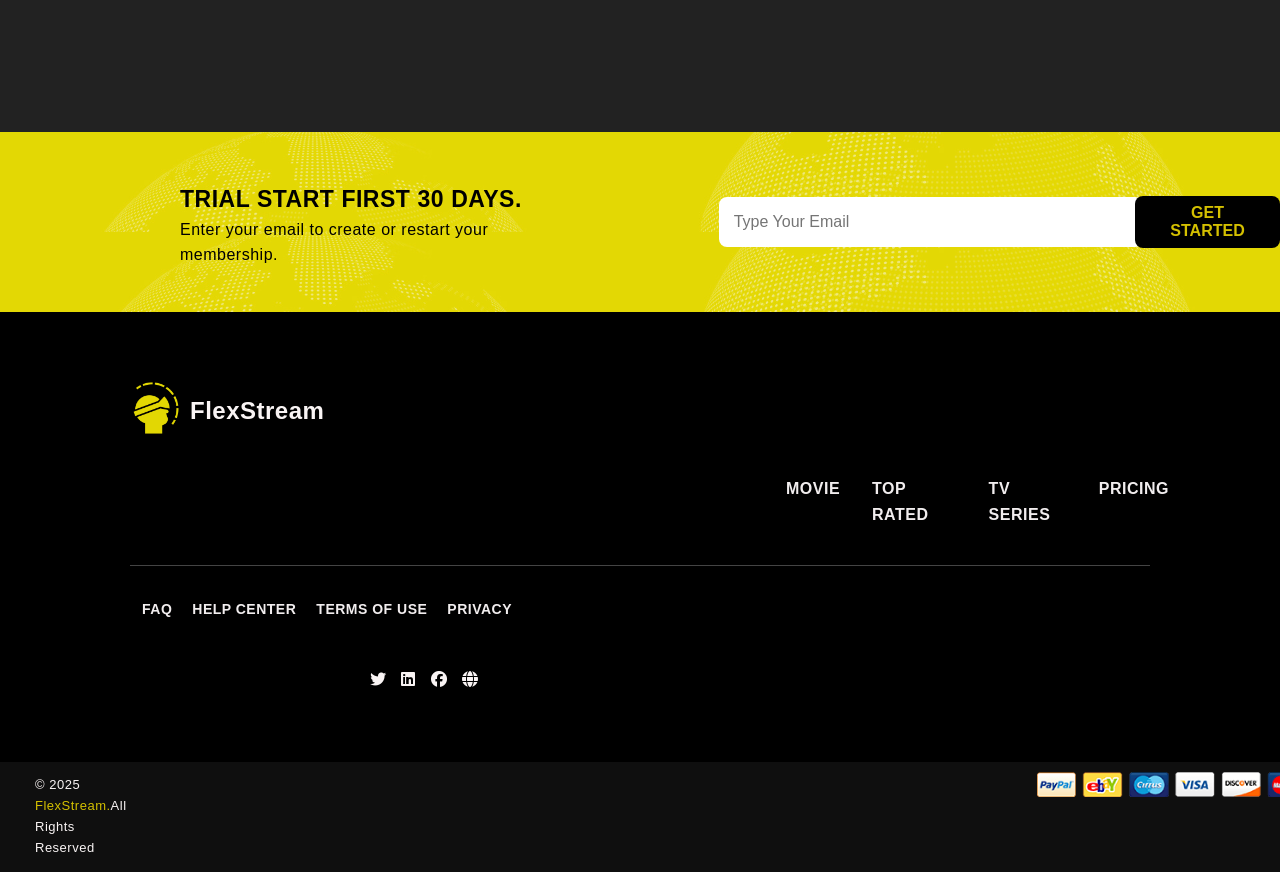
<file: flexmovys/Index.html>
<!DOCTYPE html>
<html lang="en">
<head>
  <meta charset="UTF-8">
  <meta name="viewport" content="width=device-width, initial-scale=1.0">
  <link rel="shortcut icon" href="imgs/favicons/apple-touch-icon.png">
  <link rel="stylesheet" href="https://cdnjs.cloudflare.com/ajax/libs/font-awesome/6.5.0/css/all.min.css">
  <link rel="stylesheet" href="Styles.css">

  <title>Flexmovys</title>
</head>
<body>
  <div id="hero-bg">
  <header>
    <!------NAVBAR----->
    <div class="logo">
      <img src="/flexmovys/imgs/favicons/apple-touch-icon.png" alt="icon" width="52px" height="52px">
      <h2>FlexStream</h2>
    </div>
    <!----<div class="menu-icon" id="menu-icon">&#9776;</div>--->
      <nav class="nav-links" id="nav-links">
          <ul>
              <li><a href="index.html">MOVIE</a></li>
              <li><a href="#top-rated">TOP RATED</a></li>
              <li><a href="#tv-series">TV SERIES</a></li>
              <li><a href="#pricing">PRICING</a></li>
              <li><a href="/flexmovys/login_page/login.html"><button id="SignIn-btn">SIGN IN</button></a></li>
              <select>
                <option>EN</option>
                <option>AU</option>
                <option>AR</option>
                <option>TU</option>
              </select>   
          </ul>
      </nav>
  </header>
  <!-----HERO SECTION------>
  <section id="Hero-section">
    <h3>FlexStream</h3>
    <h1>Unlimited <span>Movie</span>, TVs Shows, & More.</h1>
    <div id="about">
      <button class="btn-pg">PG 18</button>
      <button class="btn-hd">HD</button>
      <p>Romance, Drama</p>
      <p><i class="fas fa-calendar"></i> 2022</p>
        <p><i class="fas fa-clock"></i> 128 min</p>
    </div>

    <button class="play"><i class="fas fa-play"></i> WATCH NOW
    </button>
  </div>
  </section>

  <section id="Up-movies">
    <p>ONLINE STREAMING</p>
    <div class="title">
      <h2>Upcoming Movies</h2>
      <div class="but">
          <button id="movies">Movies</button>
          <button id="tv">TV Shows</button>
          <button id="anime">Anime</button>
      </div>
    </div>

    
    <div class="movies">

      <div class="movie-card">
        <img src="/flexmovys/imgs/banner_png/upcoming-1.png" width="250px" height="430px" alt="The Northman">    
  
      <div class="movie-details">
        <div class="title-year">
          <h4>The Northman</h4>
          <span class="year">2022</span>
        </div>
      
        <div class="tags">
          <span class="quality">HD</span>
          <span><i class="fas fa-clock"></i> 137 min</span>
          <span><i class="fas fa-star"></i> 8.5</span>
        </div>
      </div>
      </div>
      
      
      <div class="movie-card">
        <img src="/flexmovys/imgs/banner_png/upcoming-2.png" width="250px" height="430px" alt="Doctor Strange in The Multiverse of Madness">
        <div class="movie-details">
          <div class="title-year">
            <h4>Doctor Strange in the Multiverse of Madness</h4>
            <span class="year">2022</span>
          </div>
        
          <div class="tags">
            <span class="quality">4K</span>
            <span><i class="fas fa-clock"></i> 126 min</span>
            <span><i class="fas fa-star"></i> NR</span>
          </div>
        </div>
        </div>


      <div class="movie-card">
        <img src="/flexmovys/imgs/banner_png/upcoming-3.png" width="250px" height="430px" alt="Memory">
        <div class="movie-details">
          <div class="title-year">
            <h4>Memory</h4>
            <span class="year">2022</span>
          </div>
        
          <div class="tags">
            <span class="quality">2K</span>
            <span><i class="fas fa-clock"></i> N/A min</span>
            <span><i class="fas fa-star"></i> NR</span>
          </div>
        </div>
        </div>


      <div class="movie-card">
        <img src="/flexmovys/imgs/banner_png/upcoming-4.png" width="250px" height="430px" alt="The Unbelievable Weight of Massive Talent">
        <div class="movie-details">
          <div class="title-year">
            <h4>The Unbelievable Weight of Massive Talent</h4>
            <span class="year">2022</span>
          </div>
        
          <div class="tags">
            <span class="quality">4K</span>
            <span><i class="fas fa-clock"></i> 107 min</span>
            <span><i class="fas fa-star"></i> NR</span>
          </div>
        </div>
        </div>
    </div>
  </section>

    <!-- Download Section -->
<section class="download-section">
  <div class="container">
    <!-- Left Column - Promo Card -->
    <div class="promo-card-wrapper">
      <img src="/flexmovys/imgs/others/service-banner.jpg">
    <!-- Download Button -->
    <div class="download-button">
      <span>D</span>
      <span>O</span>
      <span>W</span>
      <span>N</span>
      <span>L</span>
      <span>O</span>
      <span>A</span>
      <span>D</span>
      <span class="download-icon">↓</span>
    </div>
  </div>
    <!-- Right Column - Features -->
    <div class="features-column">
      
      <div class="service-heading">
        <div class="yellow-line"></div>
        <span>OUR SERVICES</span>
      </div>
      
      <h1 class="main-heading">Download Your Shows.<br>Watch Offline.</h1>
      
      <p class="description">
        Elevate your entertainment with our versatile services. Download and enjoy
        your favorite shows anywhere. Unleash the convenience of offline viewing
        on the go.
      </p>
      
      <!-- TV Feature -->
      <div class="feature">
        <div class="feature-icon-container">
          <svg class="feature-icon" viewBox="0 0 24 24" fill="none">
            <rect x="4" y="9" width="20" height="15" rx="2" stroke="white" stroke-width="2"/>
          </svg>
        </div>
        <div class="feature-content">
          <h3 class="feature-title">Enjoy on Your TV.</h3>
          <p class="feature-description">
            Immerse yourself in a world of entertainment on your TV with
            seamless streaming and make the most of your leisure time.
          </p>
        </div>
      </div>
      <div class="horizontal-line"></div>
      
      <!-- Watch Everywhere Feature -->
      <div class="feature">
        <div class="feature-icon-container">
          <svg class="feature-icon" viewBox="0 0 24 24" fill="none">
            <path d="M15 10L19.5 7.7C20.2 7.4 21 7.9 21 8.6V15.4C21 16.1 20.2 16.6 19.5 16.3L15 14M5 18H13C14.1 18 15 17.1 15 16V8C15 6.9 14.1 6 13 6H5C3.9 6 3 6.9 3 8V16C3 17.1 3.9 18 5 18Z" stroke="white" stroke-width="2"/>
          </svg>
        </div>
        <div class="feature-content">
          <h3 class="feature-title">Watch Everywhere.</h3>
          <p class="feature-description">
            Elevate your movie-watching journey and enjoy the magic of
            cinema wherever you are.
          </p>
        </div>
      </div>
    </div>
  </div>
</section>

  <section class="top-rated" id="top-rated">
    <div id="top-rated-title">
      <p>ONLINE STREAMING</p>
      <h4>Top Rated Movies</h4>
      <div id="top-rated-btn">
        <button>MOVIES</button>
        <button>TV SHOWS</button>
        <button>DOCUMENTARY</button>
        <button>SPORTS</button>
      </div>
  </div>

  <div class="movies">

    <div class="movie-card">
      <img src="/flexmovys/imgs/banner_png/movie-1.png" width="250px" height="430px" alt="The Northman">    

    <div class="movie-details">
      <div class="title-year">
        <h4>Sonic the Hedgehog 2</h4>
        <span class="year">2022</span>
      </div>
    
      <div class="tags">
        <span class="quality">HD</span>
        <span><i class="fas fa-clock"></i> 122 min</span>
        <span><i class="fas fa-star"></i> 7.8</span>
      </div>
    </div>
    </div>
    
    
    <div class="movie-card">
      <img src="/flexmovys/imgs/banner_png/movie-2.png" width="250px" height="430px" alt="Doctor Strange in The Multiverse of Madness">
      <div class="movie-details">
        <div class="title-year">
          <h4>Morbius</h4>
          <span class="year">2022</span>
        </div>
      
        <div class="tags">
          <span class="quality">HD</span>
          <span><i class="fas fa-clock"></i> 104 min</span>
          <span><i class="fas fa-star"></i> 5.9</span>
        </div>
      </div>
      </div>


    <div class="movie-card">
      <img src="/flexmovys/imgs/banner_png/movie-3.png" width="250px" height="430px" alt="Memory">
      <div class="movie-details">
        <div class="title-year">
          <h4>The Adam Project</h4>
          <span class="year">2022</span>
        </div>
      
        <div class="tags">
          <span class="quality">4K</span>
          <span><i class="fas fa-clock"></i> 106 min</span>
          <span><i class="fas fa-star"></i> 7.0</span>
        </div>
      </div>
      </div>

      


    <div class="movie-card">
      <img src="/flexmovys/imgs/banner_png/movie-4.png" width="250px" height="430px" alt="The Unbelievable Weight of Massive Talent">
      <div class="movie-details">
        <div class="title-year">
          <h4>Free guy</h4>
          <span class="year">2021</span>
        </div>
      
        <div class="tags">
          <span class="quality">4K</span>
          <span><i class="fas fa-clock"></i> 115 min</span>
          <span><i class="fas fa-star"></i> 7.7</span>
        </div>
      </div>
      </div>
  </div>


  <div class="movies">

    <div class="movie-card">
      <img src="/flexmovys/imgs/banner_png/movie-5.png" width="250px" height="430px" alt="The Batman">    

    <div class="movie-details">
      <div class="title-year">
        <h4>The Batman</h4>
        <span class="year">2022</span>
      </div>
    
      <div class="tags">
        <span class="quality">4K</span>
        <span><i class="fas fa-clock"></i> 116 min</span>
        <span><i class="fas fa-star"></i> 7.0</span>
      </div>
    </div>
    </div>
    
    
    <div class="movie-card">
      <img src="/flexmovys/imgs/banner_png/movie-6.png" width="250px" height="430px" alt="Uncharted">
      <div class="movie-details">
        <div class="title-year">
          <h4>Uncharted</h4>
          <span class="year">2022</span>
        </div>
      
        <div class="tags">
          <span class="quality">4K</span>
          <span><i class="fas fa-clock"></i> 116 min</span>
          <span><i class="fas fa-star"></i> 7.0</span>
        </div>
      </div>
      </div>


    <div class="movie-card">
      <img src="/flexmovys/imgs/banner_png/movie-7.png" width="250px" height="430px" alt="Death on the nile">
      <div class="movie-details">
        <div class="title-year">
          <h4>Death on the Nile</h4>
          <span class="year">2022</span>
        </div>
      
        <div class="tags">
          <span class="quality">2K</span>
          <span><i class="fas fa-clock"></i> 127 min</span>
          <span><i class="fas fa-star"></i> 6.5</span>
        </div>
      </div>
      </div>

      


    <div class="movie-card">
      <img src="/flexmovys/imgs/banner_png/movie-8.png" width="250px" height="430px" alt="The King's Man">
      <div class="movie-details">
        <div class="title-year">
          <h4>The King's Man</h4>
          <span class="year">2021</span>
        </div>
      
        <div class="tags">
          <span class="quality">HD</span>
          <span><i class="fas fa-clock"></i> 131 min</span>
          <span><i class="fas fa-star"></i> 7.0</span>
        </div>
      </div>
      </div>
  </div>
  </section>

  <section class="best-tv-series" id="tv-series">
    <div id="best-tv-series">
      <p>BEST TV SERIES</p>
      <h4>World Best TV Series</h4>
  </div>

  <div class="movies">

    <div class="movie-card">
      <img src="/flexmovys/imgs/banner_png/series-1.png" width="250px" height="430px" alt="Moon Knight">    

    <div class="movie-details">
      <div class="title-year">
        <h4>Moon Knight</h4>
        <span class="year">2022</span>
      </div>
    
      <div class="tags">
        <span class="quality">2K</span>
        <span><i class="fas fa-clock"></i> 47 min</span>
        <span><i class="fas fa-star"></i> 8.6</span>
      </div>
    </div>
    </div>
    
    
    <div class="movie-card">
      <img src="/flexmovys/imgs/banner_png/series-2.png" width="250px" height="430px" alt="Halo">
      <div class="movie-details">
        <div class="title-year">
          <h4>Halo</h4>
          <span class="year">2022</span>
        </div>
      
        <div class="tags">
          <span class="quality">2K</span>
          <span><i class="fas fa-clock"></i> 59 min</span>
          <span><i class="fas fa-star"></i> 8.8</span>
        </div>
      </div>
      </div>


    <div class="movie-card">
      <img src="/flexmovys/imgs/banner_png/series-3.png" width="250px" height="430px" alt="Vikings: Valhalla">
      <div class="movie-details">
        <div class="title-year">
          <h4>Vikings: Valhalla</h4>
          <span class="year">2022</span>
        </div>
      
        <div class="tags">
          <span class="quality">2K</span>
          <span><i class="fas fa-clock"></i> 51 min</span>
          <span><i class="fas fa-star"></i> 8.3</span>
        </div>
      </div>
      </div>

      


    <div class="movie-card">
      <img src="/flexmovys/imgs/banner_png/series-4.png" width="250px" height="430px" alt="Money Heist">
      <div class="movie-details">
        <div class="title-year">
          <h4>Money Heist</h4>
          <span class="year">2017</span>
        </div>
      
        <div class="tags">
          <span class="quality">4K</span>
          <span><i class="fas fa-clock"></i> 70 min</span>
          <span><i class="fas fa-star"></i> 8.3</span>
        </div>
      </div>
      </div>
  </div>
  </section>

  <section class="pricing" id="pricing">
   <div class="pricing-container">

    <div id="pricing-plan">
      <p>PRICING PLANS</p>
      <h4>Get Premium free for 1 month</h4>
   </div>

<div class="billing-toggle">
    <span class="billing-label active" id="monthlyLabel">Monthly</span>
    <div class="toggle-switch" id="toggleSwitch">
        <div class="toggle-slider"></div>
    </div>
    <span class="billing-label" id="yearlyLabel">Yearly</span>
</div>

<div class="discount-banner" id="discountBanner">
    <p>Upto 40% off on yearly subscription</p>
</div>

<div class="plans-grid">
<!-- Basic Plan -->
<div class="plan-card">
    <div class="plan-header">
        <h3 class="plan-name">Basic</h3>
        <p class="plan-subtitle">Starter</p>
    </div>
    <div class="plan-price">
        <span class="price-amount price-transition" data-monthly="99" data-yearly="999">$99</span>
        <span class="price-period">/month</span>
    </div>
    <ul class="plan-features">
        <li>
            <svg class="feature-icon check" fill="currentColor" viewBox="0 0 20 20">
                <path fill-rule="evenodd" d="M16.707 5.293a1 1 0 010 1.414l-8 8a1 1 0 01-1.414 0l-4-4a1 1 0 011.414-1.414L8 12.586l7.293-7.293a1 1 0 011.414 0z" clip-rule="evenodd"></path>
            </svg>
            Ad-free Streaming
        </li>
        <li>
            <svg class="feature-icon check" fill="currentColor" viewBox="0 0 20 20">
                <path fill-rule="evenodd" d="M16.707 5.293a1 1 0 010 1.414l-8 8a1 1 0 01-1.414 0l-4-4a1 1 0 011.414-1.414L8 12.586l7.293-7.293a1 1 0 011.414 0z" clip-rule="evenodd"></path>
            </svg>
            1080p video quality
        </li>
        <li>
            <svg class="feature-icon check" fill="currentColor" viewBox="0 0 20 20">
                <path fill-rule="evenodd" d="M16.707 5.293a1 1 0 010 1.414l-8 8a1 1 0 01-1.414 0l-4-4a1 1 0 011.414-1.414L8 12.586l7.293-7.293a1 1 0 011.414 0z" clip-rule="evenodd"></path>
            </svg>
            2 Signin devices
        </li>
        <li>
            <svg class="feature-icon check" fill="currentColor" viewBox="0 0 20 20">
                <path fill-rule="evenodd" d="M16.707 5.293a1 1 0 010 1.414l-8 8a1 1 0 01-1.414 0l-4-4a1 1 0 011.414-1.414L8 12.586l7.293-7.293a1 1 0 011.414 0z" clip-rule="evenodd"></path>
            </svg>
            30 movies Download
        </li>
        <li>
            <svg class="feature-icon cross" fill="currentColor" viewBox="0 0 20 20">
                <path fill-rule="evenodd" d="M4.293 4.293a1 1 0 011.414 0L10 8.586l4.293-4.293a1 1 0 111.414 1.414L11.414 10l4.293 4.293a1 1 0 01-1.414 1.414L10 11.414l-4.293 4.293a1 1 0 01-1.414-1.414L8.586 10 4.293 5.707a1 1 0 010-1.414z" clip-rule="evenodd"></path>
            </svg>
            Casting
        </li>
    </ul>
    <button class="plan-button">Get started</button>
</div>

<!-- Standard Plan -->
<div class="plan-card popular">
    <div class="popular-badge">Popular</div>
    <div class="plan-header">
        <h3 class="plan-name">Standard</h3>
        <p class="plan-subtitle">Better results</p>
    </div>
    <div class="plan-price">
        <span class="price-amount price-transition" data-monthly="299" data-yearly="2999">$299</span>
        <span class="price-period">/month</span>
    </div>
    <ul class="plan-features">
        <li>
            <svg class="feature-icon check" fill="currentColor" viewBox="0 0 20 20">
                <path fill-rule="evenodd" d="M16.707 5.293a1 1 0 010 1.414l-8 8a1 1 0 01-1.414 0l-4-4a1 1 0 011.414-1.414L8 12.586l7.293-7.293a1 1 0 011.414 0z" clip-rule="evenodd"></path>
            </svg>
            Ad-free Streaming
        </li>
        <li>
            <svg class="feature-icon check" fill="currentColor" viewBox="0 0 20 20">
                <path fill-rule="evenodd" d="M16.707 5.293a1 1 0 010 1.414l-8 8a1 1 0 01-1.414 0l-4-4a1 1 0 011.414-1.414L8 12.586l7.293-7.293a1 1 0 011.414 0z" clip-rule="evenodd"></path>
            </svg>
            4k video quality
        </li>
        <li>
            <svg class="feature-icon check" fill="currentColor" viewBox="0 0 20 20">
                <path fill-rule="evenodd" d="M16.707 5.293a1 1 0 010 1.414l-8 8a1 1 0 01-1.414 0l-4-4a1 1 0 011.414-1.414L8 12.586l7.293-7.293a1 1 0 011.414 0z" clip-rule="evenodd"></path>
            </svg>
            4 Signin devices
        </li>
        <li>
            <svg class="feature-icon check" fill="currentColor" viewBox="0 0 20 20">
                <path fill-rule="evenodd" d="M16.707 5.293a1 1 0 010 1.414l-8 8a1 1 0 01-1.414 0l-4-4a1 1 0 011.414-1.414L8 12.586l7.293-7.293a1 1 0 011.414 0z" clip-rule="evenodd"></path>
            </svg>
            90 movies Download
        </li>
        <li>
            <svg class="feature-icon check" fill="currentColor" viewBox="0 0 20 20">
                <path fill-rule="evenodd" d="M16.707 5.293a1 1 0 010 1.414l-8 8a1 1 0 01-1.414 0l-4-4a1 1 0 011.414-1.414L8 12.586l7.293-7.293a1 1 0 011.414 0z" clip-rule="evenodd"></path>
            </svg>
            Supports Casting
        </li>
    </ul>
    <button class="plan-button">Get started</button>
</div>

<!-- Premium Plan -->
<div class="plan-card">
    <div class="plan-header">
        <h3 class="plan-name">Premium</h3>
        <p class="plan-subtitle">Go all in one</p>
    </div>
    <div class="plan-price">
        <span class="price-amount price-transition" data-monthly="499" data-yearly="3499">$499</span>
        <span class="price-period">/month</span>
    </div>
    <ul class="plan-features">
        <li>
            <svg class="feature-icon check" fill="currentColor" viewBox="0 0 20 20">
                <path fill-rule="evenodd" d="M16.707 5.293a1 1 0 010 1.414l-8 8a1 1 0 01-1.414 0l-4-4a1 1 0 011.414-1.414L8 12.586l7.293-7.293a1 1 0 011.414 0z" clip-rule="evenodd"></path>
            </svg>
            Ad-free Streaming
        </li>
        <li>
            <svg class="feature-icon check" fill="currentColor" viewBox="0 0 20 20">
                <path fill-rule="evenodd" d="M16.707 5.293a1 1 0 010 1.414l-8 8a1 1 0 01-1.414 0l-4-4a1 1 0 011.414-1.414L8 12.586l7.293-7.293a1 1 0 011.414 0z" clip-rule="evenodd"></path>
            </svg>
            8k video quality
        </li>
        <li>
            <svg class="feature-icon check" fill="currentColor" viewBox="0 0 20 20">
                <path fill-rule="evenodd" d="M16.707 5.293a1 1 0 010 1.414l-8 8a1 1 0 01-1.414 0l-4-4a1 1 0 011.414-1.414L8 12.586l7.293-7.293a1 1 0 011.414 0z" clip-rule="evenodd"></path>
            </svg>
            7 Signin devices
        </li>
        <li>
            <svg class="feature-icon check" fill="currentColor" viewBox="0 0 20 20">
                <path fill-rule="evenodd" d="M16.707 5.293a1 1 0 010 1.414l-8 8a1 1 0 01-1.414 0l-4-4a1 1 0 011.414-1.414L8 12.586l7.293-7.293a1 1 0 011.414 0z" clip-rule="evenodd"></path>
            </svg>
            Unlimited Downloads
        </li>
        <li>
            <svg class="feature-icon check" fill="currentColor" viewBox="0 0 20 20">
                <path fill-rule="evenodd" d="M16.707 5.293a1 1 0 010 1.414l-8 8a1 1 0 01-1.414 0l-4-4a1 1 0 011.414-1.414L8 12.586l7.293-7.293a1 1 0 011.414 0z" clip-rule="evenodd"></path>
            </svg>
            Supports multicasting
        </li>
    </ul>
    <button class="plan-button">Get started</button>
    </div>
</div>

<div id="why-premium">
  <div id="why">
      <h4> Why go Premium?</h4>
  </div>
  
  <div class="premium-icon">
    <div id="download">
      <div class="icon-container">
      <img src="/flexmovys/imgs/favicons/download.svg" alt="download-icon">
      </div>
        <h3>Download Movies.</h3>
        <p>Enjoy watching offline.</p>
    </div>

    <div id="stream">
      <div class="icon-container">
        <img src="/flexmovys/imgs/favicons/connection.svg" alt="wifi-icon">
      </div>
        <h3>Multiple Devices.</h3>
        <p>Stream on mobile.</p>
    </div>

    <div id="hand">
      <div class="icon-container">
        <img src="/flexmovys/imgs/favicons/hand.svg" alt="hand-icon">
      </div>
        <h3>Ad-free Streaming.</h3>
        <p>Enjoy shows uninterrupted.</p>
    </div>

    <div id="hand">
      <div class="icon-container">
        <img src="/flexmovys/imgs/favicons/bar-chart.svg" alt="bar-chart-icon">
      </div>
        <h3>Unlimited Movies.</h3>
        <p>Just hit next.</p>
    </div>
  </div>
  </div>
  
</div>
</div>
</section>


  <footer>
    <section class="newsletter">
      <div id="text">
          <h2>TRIAL START FIRST 30 DAYS.</h2>
          <p>Enter your email to create or restart your membership.</p>
      </div>
      <form>
        <input type="email" placeholder="Type Your Email"><button>Get Started</button><label for="email"></label>
      </form>
    </section>

    <section class="footer-links">
      <img src="/flexmovys/imgs/favicons/apple-touch-icon.png" alt="icon" width="52px" height="52px">
      <h2>FlexStream</h2>
  
      <nav id="nav-links">
          <ul>
              <li><a href="index.html">MOVIE</a></li>
              <li><a href="#top-rated">TOP RATED</a></li>
              <li><a href="#tv-series">TV SERIES</a></li>
              <li><a href="#pricing">PRICING</a></li>
          </ul>
      </nav>
      <div class="horizontal-line"></div>

      <div class="after-line">
        <ul>
              <li><a href="Index.html">FAQ</a></li>
              <li><a href="Index.html">HELP CENTER</a></li>
              <li><a href="Index.html">TERMS OF USE</a></li>
              <li><a href="Index.html">PRIVACY</a></li>
          </ul>
      </div>

      <div class="social-links">
        <i class="fa-brands fa-twitter"></i>
        <i class="fa-brands fa-linkedin"></i>
        <i class="fa-brands fa-facebook"></i>
        <i class="fa-solid fa-globe"></i>
      </div>

    </section>
  </footer>
  <div class="copyright">
  <p>&copy; 2025 <span>FlexStream.</span>All Rights Reserved</p>
  <img src="/flexmovys/imgs/others/footer-bottom-img.png" height="25px" alt="Payment options">
</div>
<script src="Script.js"></script>
</body>
</html>
</file>
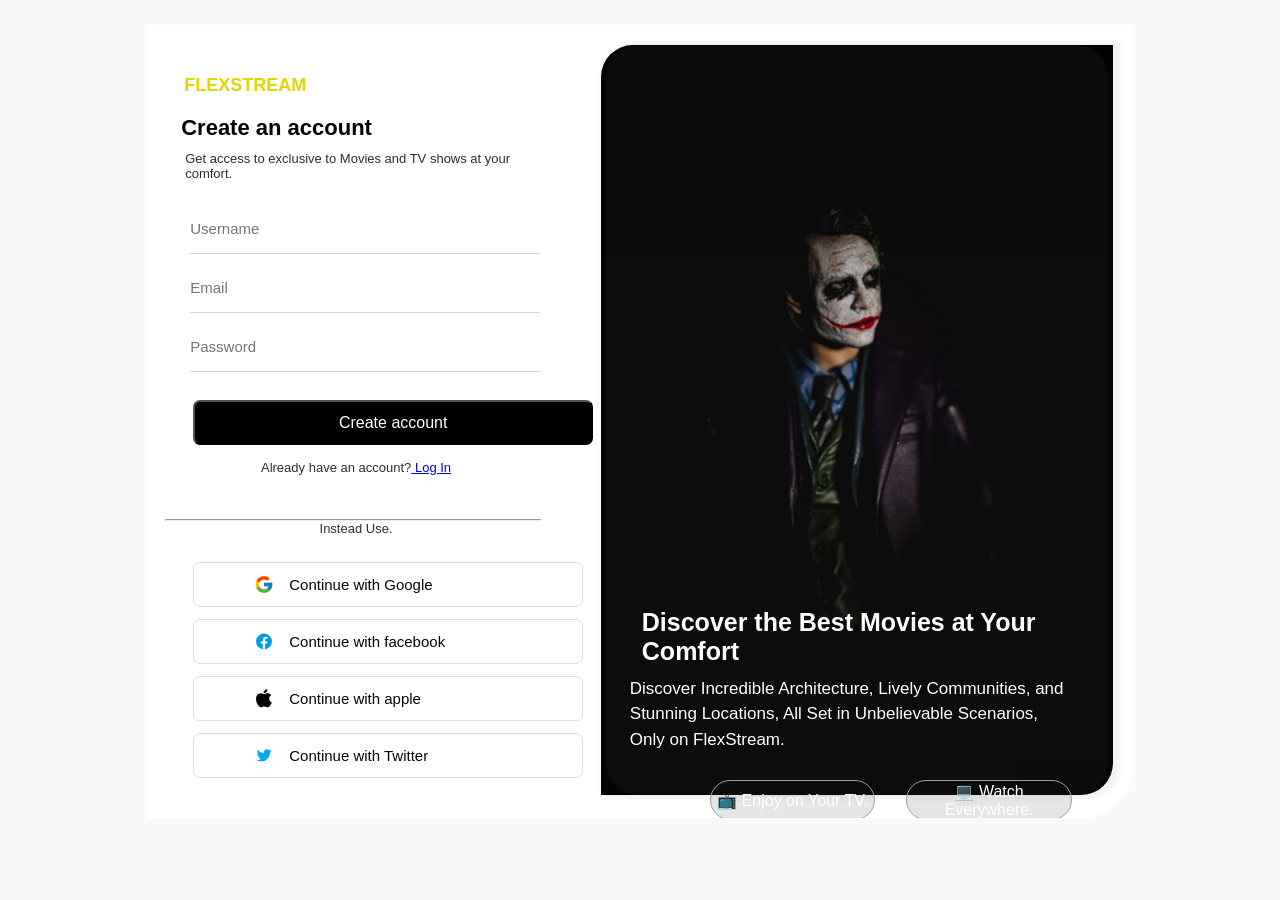
<file: flexmovys/login_page/login.html>
<!DOCTYPE html>
<html lang="en">
<head>
  <meta charset="UTF-8">
  <meta name="viewport" content="width=device-width, initial-scale=1.0">
  <title>Flexmovys</title>
  <link rel="stylesheet" href="login.css">
  <link rel="shortcut-icon" href="">
</head>
<body>
  <div id="SignIn">
    <!------Left Section---->
    <div class="form-section">
    <h3>FLEXSTREAM</h3>
    <h2>Create an account</h2>
    <p>Get access to exclusive to Movies and TV shows at your comfort.</p>
    <form action="submit">
      <label for="name">
        <input id="name" type="text" placeholder="Username" required>
      </label>
      <label for="Email">
        <input id="Email" type="email" placeholder="Email" required>
      </label>
      <label for="Password">
        <input id="Password" type="password" pattern="[a-z0-5]{8,}" placeholder="Password" required />
      </label>
      <button type="submit" class="btn">Create account</button>
    </form>
    <p class="login-text">Already have an account?<a href="signUp.html"> Log In</a></p>

    <hr><p class="line-text">Instead Use.</p>

    

    <div id="alternative">
      
      <a href="https://www.google.com"><button class="google"><img src="imgs/google.svg" width="20" height="25"> Continue with Google </button></a> 
      <a href="https://www.facebook.com"><button class="facebook"><img src="imgs/facebook.svg" width="20" height="25"> Continue with facebook </button></a>
      <a href="https://www.apple.com"><button class="apple"><img src="imgs/apple.svg" width="20" height="25"> Continue with apple</button></a>
      <a href="https://www.twitter.com"><button class="twitter"><img src="imgs/twitter.svg" width="20" height="25"> Continue with Twitter </button></a>
    </div>
  </div>
  
  
  <!-----Right Section-->
  <div class="image-section">
    <img src="imgs/cv.jpg" alt="Joker Image" width="600" height="300">
    <div class="overlay-text">
      <h2>Discover the Best Movies at Your Comfort</h2>
      <p>Discover Incredible Architecture, Lively Communities, and Stunning Locations, All Set in Unbelievable Scenarios, Only on FlexStream.</p>
      <div class="buttons">
        <button>📺 Enjoy on Your TV.</button>
        <button>💻 Watch Everywhere.</button>
      </div>
    </div>
    </div>
  </div>
</body>
</html>
</file>
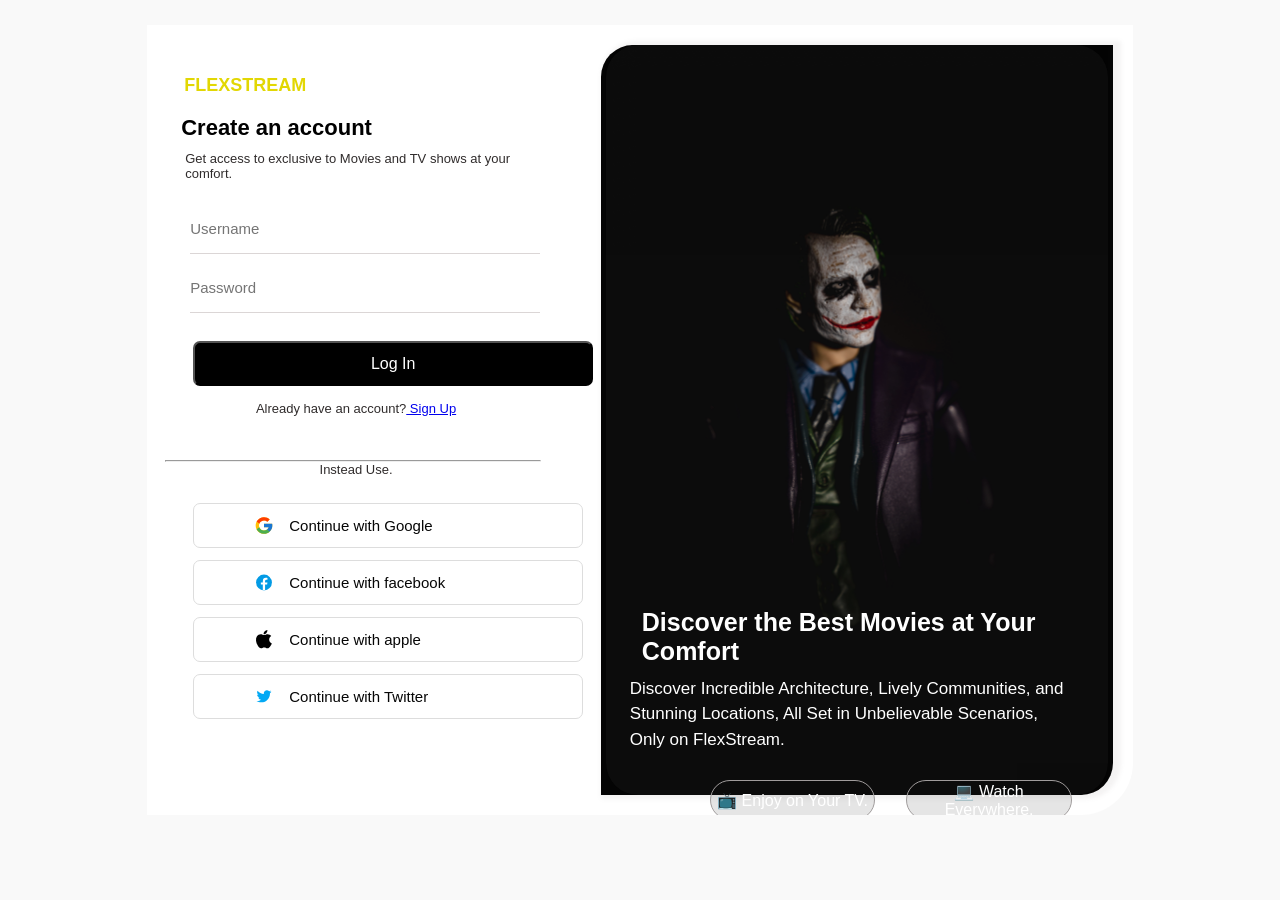
<file: flexmovys/login_page/signUp.html>
<!DOCTYPE html>
<html lang="en">
<head>
  <meta charset="UTF-8">
  <meta name="viewport" content="width=device-width, initial-scale=1.0">
  <title>Flexmovys</title>
  <link rel="stylesheet" href="login.css">
  <link rel="shortcut-icon" href="">
</head>
<body>
  <div id="SignIn">
    <!------Left Section---->
    <div class="form-section">
    <h3>FLEXSTREAM</h3>
    <h2>Create an account</h2>
    <p>Get access to exclusive to Movies and TV shows at your comfort.</p>
    <form action="submit">
      <label for="name">
        <input id="name" type="text" placeholder="Username" required>
      </label>
      <label for="Password">
        <input id="Password" type="password" pattern="[a-z0-5]{8,}" placeholder="Password" required />
      </label>
      <button type="submit" class="btn">Log In</button>
    </form>
    <p class="login-text">Already have an account?<a href="login.html"> Sign Up</a></p>

    <hr><p class="line-text">Instead Use.</p>

    

    <div id="alternative">
      
      <a href="https://www.google.com"><button class="google"><img src="imgs/google.svg" width="20" height="25"> Continue with Google </button></a> 
      <a href="https://www.facebook.com"><button class="facebook"><img src="imgs/facebook.svg" width="20" height="25"> Continue with facebook </button></a>
      <a href="https://www.apple.com"><button class="apple"><img src="imgs/apple.svg" width="20" height="25"> Continue with apple</button></a>
      <a href="https://www.twitter.com"><button class="twitter"><img src="imgs/twitter.svg" width="20" height="25"> Continue with Twitter </button></a>
    </div>
  </div>
  
  
  <!-----Right Section-->
  <div class="image-section">
    <img src="imgs/cv.jpg" alt="Joker Image" width="600" height="300">
    <div class="overlay-text">
      <h2>Discover the Best Movies at Your Comfort</h2>
      <p>Discover Incredible Architecture, Lively Communities, and Stunning Locations, All Set in Unbelievable Scenarios, Only on FlexStream.</p>
      <div class="buttons">
        <button>📺 Enjoy on Your TV.</button>
        <button>💻 Watch Everywhere.</button>
      </div>
    </div>
    </div>
  </div>
</body>
</html>
</file>
<file: flexmovys/Styles.css>
body {
  font-family: "Poppins", sans-serif;
  margin: 0;
  padding: 0;
  line-height: 1.6;
  letter-spacing: 0.5px;
  background-color: #0f0f0f;
  color: rgb(249, 244, 244);
}

/* Navbar */
header {
  color: rgb(249, 244, 244);
  padding: 6px 80px 10px 8px;
  display: flex;
  align-items: center;
  justify-content: space-between;
  z-index: 9;
  top: 0;
  left: 0;
}

header .logo {
  font-family: "Poppins",sans-serif;
  font-size: 16px;
  font-weight: bold;
  display: flex;
  color:rgb(241, 237, 238);
  padding: 18px;
}

#hero-bg {
  background-image: url(/flexmovys/imgs/others/hero-bg.jpg);
  background-size: cover;
  height: 100vh;

}

header .logo h2{
  margin-top: 9px;
  margin-left: 10px;
}

nav ul {
  display: flex;
  flex-direction: row;
  list-style: none;
  margin-right: -35px;
  
  
  
}

nav ul li {
  padding: 10px 16px;
  
}

nav ul li a {
  color: rgb(241, 237, 238);
  text-decoration: none;
  font-size: 16px;
  font-weight: 700;
}
nav ul li a:hover {
font-weight: 700;
color: #e2d703;
font-size: 16px;
}

nav ul li button {
  width: 120px;
  height: 45px;
  border-radius: 30px;
  background:none;
  color: rgb(241, 237, 238);
  font-size: 16px;
  font-weight: 800;
  border: 2px solid #e2d703;
  margin-top: -10px;
}

nav ul li button:hover {
  background-color: #e2d703;
  color: rgb(241, 237, 238);
}

nav ul select {
  margin-left: 320px;
  background: none;
  color: rgb(241, 237, 238);
  font-size: 13px;
  font-weight: 600;
  border: none;
}

#Hero-section {
  margin: 85px 120px;
}

#Hero-section h3 {
  color:#e2d703 ;
  font-size: 26px;
  font-weight: 800;
  margin-top: 80px;
  margin-bottom: 50px;
}

#Hero-section h1 {
  font-size: 3.1rem;
  margin-top: -25px;
  padding-right: 555px;
  font-weight: 800;
  line-height: 50px;
}

#Hero-section h1 span {
  color: #e2d703;
}

#about {
  display: flex;
  flex-direction: row;
  
}

#Hero-section .btn-pg {
  width: 50px;
  height: 25px;
  font-weight: 700;
  background-color: #bdbbbb;
  border: none;
  margin-right: 5px; 
}

#Hero-section .btn-hd {
  width: 32px;
  height:25px ;
  font-weight: 700;
  background: none;
  color:whitesmoke ;
  border: 2px solid #bdbbbb;
  font-size: 11px;
  padding: 5px;
  margin-right: 25px; 
}

#Hero-section p {
  font-size: 17px;
  margin-top: -3px;
  font-weight: bold;
  margin-right: 20px;
}

#Hero-section p i {
  color:#e2d703;
}

#Hero-section .play {
  width: 200px;
  height: 45px;
  background: none;
  border: 3px solid #e2d703;
  color: white;
  border-radius: 25px;
  margin-top: 40px;
  font-size: 16px;
  font-weight: 700;
}

#Hero-section .play:hover {
  background-color: #e2d703;
  color: #050505;
}

#Up-movies {
  background-color: #0f0f0f;
  margin-top: 150px;
  margin-left: 135px;
  margin-right: 120px;
  margin-bottom: 90px;
}

#Up-movies p {
  font-size: 15px;
  font-weight: 800;
  color: #e2d703;
  margin-bottom: -20px;
}

#Up-movies h2{
  font-size: 34px;
  font-weight: bolder;
  margin-right: 38rem;
}

#Up-movies .title {
  display: flex;
}

#Up-movies .title #movies {
  width: 85px;
  height: 35px;
  background: none;
  border:1px solid #e2d703;
  border-radius: 18px;
  color: white;
  font-size: 14px;
  font-weight: bold;
  margin-right: 18px;
  margin-left: 30px;
  
}

#Up-movies .title #tv {
  width: 100px;
  height: 35px;
  background: none;
  border:1px solid #f8f7f4;
  border-radius: 18px;
  color: white;
  font-size: 14px;
  font-weight: bold;
  margin-right: 18px;
}

#Up-movies .title #anime {
  width: 85px;
  height: 35px;
  background: none;
  border:1px solid #f8f7f4;
  border-radius: 18px;
  color: white;
  font-size: 14px;
  font-weight: bold;
}

.movies {
  display: flex;
  justify-content: space-between;
  gap: 20px;
}
  

.movie-card {
  width: 300px;
  background-color: #0f0f0f;
  color: #fff;
  text-align: left;
  margin-bottom: 20px;
}

.movie-card:hover {
  transform: translateY(-5px);
}

.movie-card img {
  width: 100%;
  border-radius: 12px;
}

.movie-details {
  padding: 10px 5px;
  color: #fff;
}

.title-year {
  display: flex;
  justify-content: space-between;
  align-items: center;
  margin-bottom: 6px;
}

.title-year h4 {
  font-size: 19px;
  font-weight: 600;
  margin: 0;
  line-height: 20px;
}

.title-year .year {
  color: #e2d703;
  font-weight: 500;
  font-size: 16px;
}

.tags {
  display: flex;
  align-items: center;
  gap: 12px;
  font-size: 13px;
  color: #ccc;
}

.tags .quality {
  border: 2px solid #fff;
  color: #e2d703;
  padding: 2px 7px;
  font-weight: bold;
  font-size: 13px;
  border-radius: 2px;
  margin-right: 110px;
  margin-top: 5px;
}

.tags i {
  color: #e2d703;
  margin-right: 4px;
  font-size: 12px;
}

.tags span {
  font-weight: 700;
}


/* Download Section Styles */
.download-section {
  background-color: #000;
  color: #fff;
  padding: 60px 0;
}

.container {
  max-width: 1200px;
  margin-left: 90px;
  margin-top: 50px;
  margin-bottom: -70px;
  padding: 0 20px;
  display: flex;
  flex-wrap: wrap;
  gap: 30px;
}

/* Left Column - Promo Card */
.promo-card-wrapper {
  flex: 1;
}


/* Download Button */
.download-button {
  position: absolute;
  right: 780px;
  top: 128.8rem;
  background-color: #e6e000;
  color: #000;
  width: 90px;
  height: 250px;
  display: flex;
  flex-direction: column;
  align-items: center;
  justify-content: center;
  letter-spacing: 1px;
  line-height: 22px;
  border-radius: 5px;
  cursor: pointer;
}

.download-icon {
  font-size: 24px;
  margin-top: 10px;
}


/* Right Column - Features */
.features-column {
  flex: 1;
  min-width: 320px;
  position: relative;
  margin-left: 40px;
}

.service-heading {
  display: flex;
  align-items: center;
  gap: 10px;
  font-size: 16px;
  margin-bottom: 0px;
  font-weight: 600;
  margin-left: 200px;
}

.yellow-line {
  width: 38px;
  height: 5px;
  background-color: #e6e000;
}

.main-heading {
  font-size: 30px;
  line-height: 1.2;
  margin-bottom: 20px;
}

.description {
  color: #ccc;
  line-height: 1.6;
  margin-bottom: 40px;
}

/* Features */
.feature {
  display: flex;
  align-items: flex-start;
  gap: 20px;
  margin-bottom: 30px;
  margin-right: 10px;
}

.features-column .description {
  color: #f8f1f1;
  font-size: 17px;
  line-height: 1.6;
}

.feature-icon-container {
  width: 70px;
  height: 70px;
  border: 2px dashed #e6e000;
  border-radius: 50%;
  display: flex;
  align-items: center;
  justify-content: center;
  flex-shrink: 0;
  margin-top: 30px;
}

.feature-icon {
  width: 50px;
  height: 50px;
}

.features-column .horizontal-line {
  width: 100%;
  height: 1px;
  background-color: #444;
  margin: 2px 0px;
}

.feature-title {
  font-size: 28px;
  margin-bottom: 10px;
}

.feature-description {
  color: #f2efef;
  font-size: 16px;
  line-height: 1.6;
}

.top-rated {
  margin-top: 0px;
  margin-bottom: 70px;
  background-color: rgb(34, 34, 34);
  padding: 80px 120px ;
}

#top-rated-title {
  display: grid;
  place-items: center;
}

.top-rated p {
  color: #e2d703;
  font-weight: bolder;
  font-size: 14px;
}

#top-rated-title h4 {
  font-size: 35px;
  font-weight: 750;
  margin-top: -10px;
}

#top-rated-btn  {
  display: flex;
  flex-direction: row;
  gap: 1.5rem;
  margin: 20px;
  
}

#top-rated-btn button {
 height: 42px;
 font-size: 12px;
 font-weight: 800;
 margin-top: -15px;
 margin-bottom: 30px;
 padding: 15px;
 padding-bottom: 30px;
 border-radius: 10px;
 border: none;
 background-color: rgb(0, 0, 0);
 color: #fefdfd;
}

#top-rated-btn button:hover {
  border: 0.5px #e2d703;
  color: #e2d703;
  transition: 1s;
}

.top-rated .movie-card {
  background-color: rgb(34, 34, 34);
}
 
.best-tv-series {
  padding: 10px 120px ;
  margin-bottom: 70px;
}

#best-tv-series {
  display: grid;
  place-items: center;
}

.best-tv-series p {
  color: #e2d703;
  font-weight: bolder;
  font-size: 14px;
}

#best-tv-series h4 {
  font-size: 35px;
  font-weight: 750;
  margin-top: -10px;
}


/*  Pricing plans */
.pricing {
  background-color: #222;
}
.pricing-container {
      max-width: 1200px;
      margin: 0 auto;
      margin-bottom: 0px;
  }

  #pricing-plan {
      padding: 60px 20px;
      text-align: center;
      color: #fff;
  }

  #pricing-plan p {
  color: #e2d703;
  font-weight: bolder;
  font-size: 14px;
}

#pricing-plan h4 {
  font-size: 35px;
  font-weight: 750;
  margin-top: -10px;
  margin-bottom: -10px;
}

  .billing-toggle {
      display: flex;
      align-items: center;
      justify-content: center;
      gap: 20px;
      margin-bottom: 20px;
  }

  .toggle-switch {
      position: relative;
      width: 75px;
      height: 38px;
      background: #333;
      border-radius: 18px;
      border-color: 0.5px solid #d4c000;
      cursor: pointer;
      transition: all 0.3s ease;
  }

  .toggle-switch.yearly {
      background: #e6d000;
  }

  .toggle-slider {
      position: absolute;
      top: 2px;
      left: 3px;
      width: 34px;
      height: 34px;
      background: white;
      border-radius: 50%;
      transition: all 0.3s ease;
  }

  .toggle-switch.yearly .toggle-slider {
      transform: translateX(30px);
  }

  .billing-label {
      font-size: 20px;
      font-weight: 500;
      opacity: 0.7;
      transition: opacity 0.3s ease;
  }

  .billing-label.active {
      opacity: 1;
  }

  .discount-banner {
      text-align: center;
      margin-bottom: 30px;
      opacity: 0;
      transform: translateY(-10px);
      transition: all 0.3s ease;
  }

  .discount-banner.show {
      opacity: 1;
      transform: translateY(0);
  }

  .discount-banner p {
      font-size: 16px;
      color: #e6d000;
  }

  .plans-grid {
      display: grid;
      grid-template-columns: repeat(auto-fit, minmax(320px, 1fr));
      gap: 50px;
      margin-top: 40px;
  }

  .plan-card {
      background: rgb(15, 15, 15);
      border-radius: 16px;
      padding: 40px 30px;
      position: relative;
      border: 2px solid transparent;
      transition: all 0.3s ease;
      border-color: #878585;
  }


  .plan-card.popular {
      border-color: #989797;
  }

  .popular-badge {
      position: absolute;
      top: -1px;
      right: -1px;
      background: linear-gradient(45deg, #ff6b35, #f7931e);
      color: white;
      padding: 8px 20px;
      border-radius: 0 16px 0 16px;
      font-size: 12px;
      font-weight: bold;
      text-transform: uppercase;
  }

  .plan-header {
      text-align: center;
      margin-bottom: 30px;
  }

  .plan-name {
      font-size: 28px;
      font-weight: bold;
      margin-bottom: -25px;
      
  }

  .plan-subtitle {
      font-size: 16px;
      opacity: 0.8;
  }

  .plan-price {
      text-align: center;
      margin-bottom: 30px;
  }

  .price-amount {
      font-size: 32px;
      font-weight: bold;
      line-height: 1;
  }

  .price-period {
      font-size: 16px;
      opacity: 0.9;
      margin-left: 5px;
  }

  .plan-features {
      list-style: none;
      margin-bottom: 40px;
  }

  .plan-features li {
      display: flex;
      align-items: center;
      margin-bottom: 15px;
      font-size: 16px;
  }

  .feature-icon {
      width: 20px;
      height: 20px;
      margin-right: 12px;
      flex-shrink: 0;
  }

  .feature-icon.check {
      color: white;
  }

  .feature-icon.cross {
      color: white;
  }

  .plan-button {
      width: 70%;
      background: #e6d000;
      color: #1a1a1a;
      border: none;
      padding: 16px 24px;
      margin-top: 20px;
      margin-left: 15%;
      border-radius: 8px;
      font-size: 19px;
      word-spacing: 1.5px;
      font-weight: 300;
      cursor: pointer;
      transition: all 0.3s ease;
  }

  .plan-button:hover {
      background: #d4c000;
      transform: translateY(-2px);
  }

  .price-transition {
      transition: all 0.3s ease;
  }

  #why h4 {
      padding: 60px 20px;
      text-align: center;
      color: #fff;
      font-size: 32px;
      font-weight: 700;
  }

  .premium-icon {
    margin-top: -40px;
    display: flex;
    gap: 130px;
    margin-left: 90px;
  }

#why-premium h3 {
  font-size: 20px;
  margin-bottom: -20px;
}

  #why-premium .icon-container {
  background-color: #e67e22;
  border-radius: 50%;
  width: 60px;
  height: 60px;
  display: flex;
  align-items: center;
  justify-content: center;
  color: white;
}

.icon-container img {
  width: 30px;
  height: 30px;
  color: white;
}

.premium-icon {
  padding-bottom: 160px;
  margin-bottom: 0px;
}

footer {
  background-color: #222;
}

.newsletter {
  background-image: url(/flexmovys/imgs/others/cta-bg.jpg);
  background-size: contain;
  margin-top: -20px;
  height: 180px;
  display: flex;
}

#text {
  color: #000;
  padding-left: 180px;
  padding-top: 30px;
}

#text h2 {
  font-size: 23px;
  font-weight: 800;
  word-spacing: 0.2px;
}

#text p {
  font-size: 16px;
  margin-top: -20px;
}

form {
  display: flex;
  align-items: center;
  justify-content: center;
  margin-left: 150px;
}

input[type="email"] {
  width: 420px;
  height: 50px;
  padding: 0 15px;
  border: none;
  border-radius: 8px;
  outline: none;
  font-size: 16px;
}

.newsletter button {
  height: 52px;
  padding: 0 20px;
  border: none;
  border-radius: 8px;
  background-color:#000;
  color:#d4c000 ;
  font-size: 16px;
  font-weight: bold;
  cursor: pointer;
  margin-left:-8px ;
  text-transform: uppercase;
}

.footer-links {
  display: flex;
  flex-wrap: wrap;
  gap: 10px;
  padding:  70px 130px;
  background-color: #000;
}

.footer-links h2 {
  font-size: 24px;
  font-weight: bold;
  margin-bottom: 10px;
  margin-left: -2px;
  margin-top: 10px;
}

.footer-links ul {
  list-style: none;
  margin-left: 600px;
}

.footer-links .horizontal-line {
  width: 100%;
  height: 1px;
  background-color: #444;
  margin: 2px 0px;
}


.after-line ul {
  display: flex;
  gap: 20px;
  margin-right: 500px;
  margin-left: -28px;
  margin-top: 20px;
}


.after-line ul li a {
  color: rgb(241, 237, 238);
  text-decoration: none;
  font-size: 14px;
  font-weight: 700;
  display: flex;
}

.social-links {
  padding-left: 230px;
 margin-top: 20px ;
}

.social-links i {
  margin-left: 10px;
}

.copyright {
  margin: 0 35px;
  display: flex;
  gap: 800px;
}

.copyright p {
  font-size: 13px;
}

.copyright p span {
  color: #d4c000;
}

.copyright img {
  margin-left: 100px;
  padding: 10px;
}


/* Responsive adjustments */
@media (max-width: 992px) {
  .download-button {
    position: relative;
    right: auto;
    top: auto;
    width: 100%;
    height: auto;
    flex-direction: row;
    padding: 15px;
    margin-top: 30px;
  }
  
  .download-button span {
    display: inline;
    margin: 0 2px;
  }
  
  .download-icon {
    margin-top: 0;
    margin-left: 10px;
  }
}

@media (max-width: 768px) {
  #hero-bg {
  background-image: url(/flexmovys/imgs/others/hero-bg.jpg);
  background-size: cover;
  height: 100vh;
  width: 100%;
  }

  #Hero-section {
    margin-left: 2rem;
  }

  #Up-movies {
    margin-left: 2rem;
    display: grid;
    width: 20%;
  }

  #Up-movies .title {
    display: grid;
    
  }

  .container {
    flex-direction: column;
  }
}
</file>
<file: flexmovys/responsive.css>
/* =========================================================
   responsive.css  -  load AFTER Styles.css
   Overrides the fixed widths / margins that break small screens.
   ========================================================= */

/* ---------- 1. Global fixes (all screen sizes) ---------- */
*, *::before, *::after { box-sizing: border-box; }
html, body { max-width: 100%; overflow-x: hidden; }
img { max-width: 100%; height: auto; }

header { position: relative; }
.menu-icon { display: none; }                 /* hamburger hidden on desktop */

/* select had a fixed 320px left margin: make it fluid */
nav ul select { margin-left: clamp(16px, 10vw, 320px); }

/* Movie cards: grid that adapts instead of 4 fixed 300px cards */
.movies {
  display: grid;
  grid-template-columns: repeat(auto-fill, minmax(250px, 1fr));
  gap: 28px;
}
.movie-card { width: auto; }
.movie-card img {
  display: block;
  width: 100%;
  height: auto;                               /* beats the height="430px" attribute */
  aspect-ratio: 250 / 430;
  object-fit: cover;
}
.tags { flex-wrap: wrap; }
.tags .quality { margin-right: auto; }

/* Download button: anchor to the image instead of the page */
/* .promo-card-wrapper { position: relative; }
.promo-card-wrapper > img { display: block; width: 100%; }
.download-button { right: 0; top: auto; bottom: 40px; }   tweak to taste */

/* Pricing cards never wider than the screen */
.plans-grid { grid-template-columns: repeat(auto-fit, minmax(min(100%, 300px), 1fr)); }
.pricing-container { padding: 0 20px; }


/* ---------- 2. Laptops / small desktops (<= 1200px) ---------- */
@media (max-width: 1200px) {
  #Hero-section { margin: 60px 5vw; }
  #Hero-section h1 { padding-right: 20vw; }

  #Up-movies { margin: 100px 5vw 70px; }
  #Up-movies h2 { margin-right: auto; }

  .container { margin: 0 auto; padding: 0 5vw; }

  .top-rated { padding: 60px 5vw; }
  .best-tv-series { padding: 10px 5vw; }

  .premium-icon {
    display: grid;
    grid-template-columns: repeat(2, 1fr);
    gap: 40px 24px;
    padding: 100px 20px 100px;
  }

  .footer-links { padding: 60px 5vw; }
  .footer-links ul { margin-left: 0; }
  .after-line ul { margin-right: 0; }
  .social-links { padding-left: 0; }
  .copyright { gap: 24px; flex-wrap: wrap; justify-content: space-between; }
  .copyright img { margin-left: 0; }
}


/* ---------- 3. Tablets (<= 992px) ---------- */
@media (max-width: 992px) {

  /* --- Navbar -> hamburger menu --- */
  header { padding: 6px 16px; }
  header .logo { padding: 10px 0; }

  .menu-icon {
    display: block;
    background: none;
    border: 0;
    color: rgb(249, 244, 244);
    font-size: 28px;
    cursor: pointer;
    padding: 8px;
  }
  header .nav-links {
    display: none;
    position: absolute;
    top: 100%;
    left: 0;
    right: 0;
    z-index: 20;
    padding: 10px 16px 20px;
    background: rgba(15, 15, 15, 0.97);
  }
  header .nav-links.open { display: block; }
  header .nav-links ul {
    flex-direction: column;
    align-items: flex-start;
    margin: 0;
    padding: 0;
  }
  header .nav-links ul select { margin: 8px 16px; }

  /* --- Hero --- */
  #hero-bg { height: auto; min-height: 100vh; background-position: center; }
  #Hero-section h3 { margin-top: 30px; margin-bottom: 30px; }
  #Hero-section h1 { font-size: 2.4rem; line-height: 1.2; padding-right: 0; }
  #about { flex-wrap: wrap; align-items: center; row-gap: 8px; }

  /* --- Upcoming movies header --- */
  #Up-movies .title { display: flex; flex-direction: column; gap: 16px; }
  #Up-movies .title #movies { margin-left: 0; }
  .but { display: flex; flex-wrap: wrap; gap: 10px; }

  /* --- Download section: stack the columns --- */
  .container { flex-direction: column; }
  .features-column { margin-left: 0; min-width: 0; }
  .service-heading { margin-left: 0; margin-top: 20px; }
  .download-button {
    position: relative;
    right: auto;
    bottom: auto;
    width: 100%;
    height: auto;
    flex-direction: row;
    padding: 15px;
    margin-top: 20px;
  }
  .download-button span { margin: 0 2px; }
  .download-icon { margin: 0 0 0 10px; }

  /* --- Top rated buttons wrap --- */
  #top-rated-btn { flex-wrap: wrap; justify-content: center; gap: 0.75rem; }

  /* --- Newsletter --- */
  .newsletter {
    height: auto;
    flex-direction: column;
    gap: 20px;
    padding: 30px 5vw;
    background-size: cover;
  }
  #text { padding: 0; }
  form { margin: 0; justify-content: flex-start; }
  input[type="email"] { width: auto; flex: 1; min-width: 0; }
}


/* ---------- 4. Phones (<= 600px) ---------- */
@media (max-width: 600px) {
  #Hero-section h1 { font-size: 1.9rem; }
  #Hero-section h3 { font-size: 22px; }
  #Hero-section .play { width: 100%; max-width: 240px; }

  #Up-movies h2,
  #top-rated-title h4,
  #best-tv-series h4,
  #pricing-plan h4 { font-size: 26px; }

  .movies { grid-template-columns: repeat(2, 1fr); gap: 16px; }
  .title-year { flex-direction: column; align-items: flex-start; gap: 4px; }
  .title-year h4 { font-size: 16px; }

  .main-heading { font-size: 24px; }
  .feature { gap: 14px; }
  .feature-title { font-size: 22px; }
  .feature-icon-container { width: 56px; height: 56px; margin-top: 10px; }

  .plan-card { padding: 30px 20px; }
  .plans-grid { gap: 24px; }
  .premium-icon { grid-template-columns: 1fr; }

  .after-line ul { flex-wrap: wrap; }
  .copyright { flex-direction: column; align-items: center; text-align: center; margin: 0 16px; }
  .newsletter form { flex-direction: column; align-items: stretch; width: 100%; gap: 10px; }
  .newsletter button { margin-left: 0; width: 100%; }
}

/* Very small phones: one column of movies */
@media (max-width: 400px) {
  .movies { grid-template-columns: 1fr; }
}
</file>
<file: flexmovys/login_page/login.css>
*{
  margin: 0;
  padding: 0;
  box-sizing: border-box;
  font-family: "Poppins",sans-serif;
}

body {
  display: flex;
  justify-content: center;
  align-items: center;
  height: 70%;
  background: #f9f9f9;
  padding-top: 25px;

}

#SignIn {
  display: flex;
  width: 77%;
  height: 40%;
  margin-bottom: 25px;
  background: #ffff;
  border-radius:  0px 0px 52px 0px ;
  overflow: hidden;
  padding-bottom: 0px;
  
}

/* Left Section */
.form-section {
  width: 44%;
  height: 100%;
  padding: 40px;
}

h3 {
  color: #e2d703;
  font-size: 18px;
  padding: 19px;
  font-weight: bolder;
  line-height: 2px;
  
}

.form-section h2 {
  padding-left: 16px;
  font-size: 22px;
  font-weight: 550;
  margin-bottom: 10px;
  margin-top: 10px;
  color: black;
}

.form-section p {
  font-size: 13px;
  color:rgb(48, 44, 44);
  padding: 14px;
  padding-top: 0px;
  padding-left: 20px;
  

}

.form-section {
  
  padding-left: 18px;
}

input {
  border: none;
  border-bottom: 1px solid #dbd6d6;
  display: flex;
  width: 93%;
  padding-bottom: 16px;
  padding-top: 25px;
  padding-left: 0px;
  margin-left: 25px;
  font-size: 15px; 
}

button {
  background-color: black;
  width: 400px;
  height: 45px;
  color: white;
  margin-top: 28px;
  align-items: center;
  margin-left: 28px;
  border-radius: 7px;
  font-size: 16px;
}

.login-text {
  text-align: center;
  margin-top: 15px;
  margin-bottom: 30px;
  font-size: 13px;
}

.line-text {
  text-align: center;
  padding-top: -2px;
}

/* Social Buttons Styling */
#alternative button {
  width: 390px;
  display: flex;
  align-items: center;
  text-align: center;
  text-decoration: none;
  padding: 18px 60px;
  margin-bottom: 0px;
  margin-top: 12px;
  border: 1px solid #ddd;
  background: white;
  color: #060606;
  cursor: pointer;
  font-size: 15px;
  border-radius: 7px;
  transition: background 0.3s ease;
}

#alternative a {
  text-decoration: none;
}

#alternative button img {
  margin-right: 15px;
}

#alternative button:hover {
  background-color: #f1f1f1;
}


/* Image Section */
.image-section {
  width: 58%;
  height: 750px;
  position: relative;
  background: rgb(4, 4, 4);
  display: flex;
  flex-direction: column;
  justify-content: center;
  align-items: center;
  margin: 20px;
  border-radius:32px 0px 32px 0px;
  box-shadow: 4px 0px 4px 4px rgba(145, 142, 142, 0.1);
}

.image-section img {
  width: 98%;
  height: 100%;
  object-fit: cover;
  opacity: 0.8;
  background-color: black;
  border-radius: 32px;
  
  
}

/* Overlay Text on Right Section */
.overlay-text {
  position: absolute;
  top: 75%;
  left: 8%;
  right: 8%;
  color: #fff;
  text-align: left;
}

.overlay-text h2 {
  font-size: 25px;
  margin-bottom: 10px;
}

.overlay-text p {
  font-size: 17px;
  line-height: 1.5;
  margin-bottom: 0px;
  margin-left: -12px;
}

.overlay-text .buttons {
  display: flex;
  gap: 3px;
  margin-left: 40px;
}

.overlay-text button {
  background: rgba(7, 7, 7, 0.1);
  border: 1px solid rgb(160, 156, 156);
  color: white;
  width: 190px;
  height: 40px;
  padding: 0px 5px;
  border-radius: 20px;
  cursor: pointer;
  font-size: 16px;
  transition: background 0.3s;
}

.overlay-text button:hover {
  background: rgba(255, 255, 255, 0.3);
}

/* Responsive */
@media (max-width: 768px) {
  #SignIn {
    flex-direction: column;
    width: 90%;
  }

  .form-section,
  .image-section {
    width: 100%;
  }

  .overlay-text {
    position: static;
    text-align: center;
    padding: 20px;
  }

  .overlay-text .buttons {
    flex-direction: column;
  }
}
</file>
